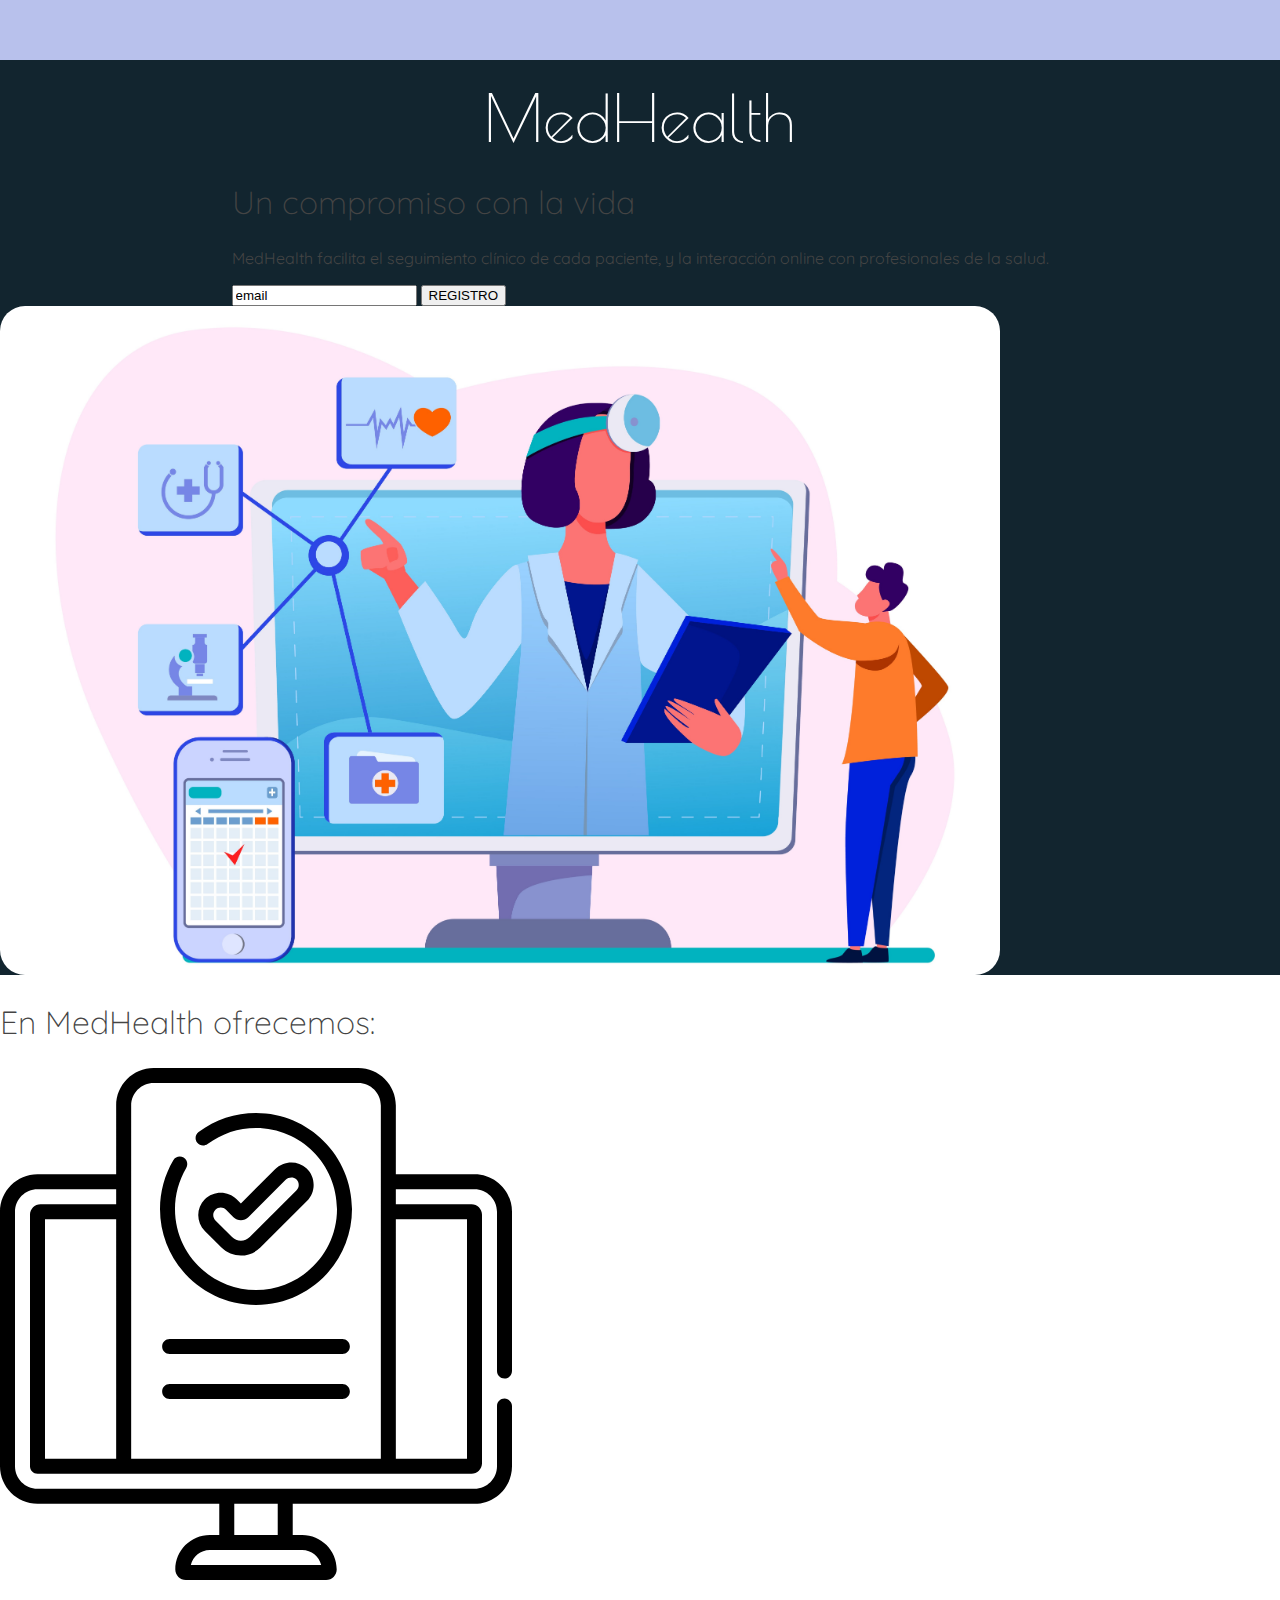
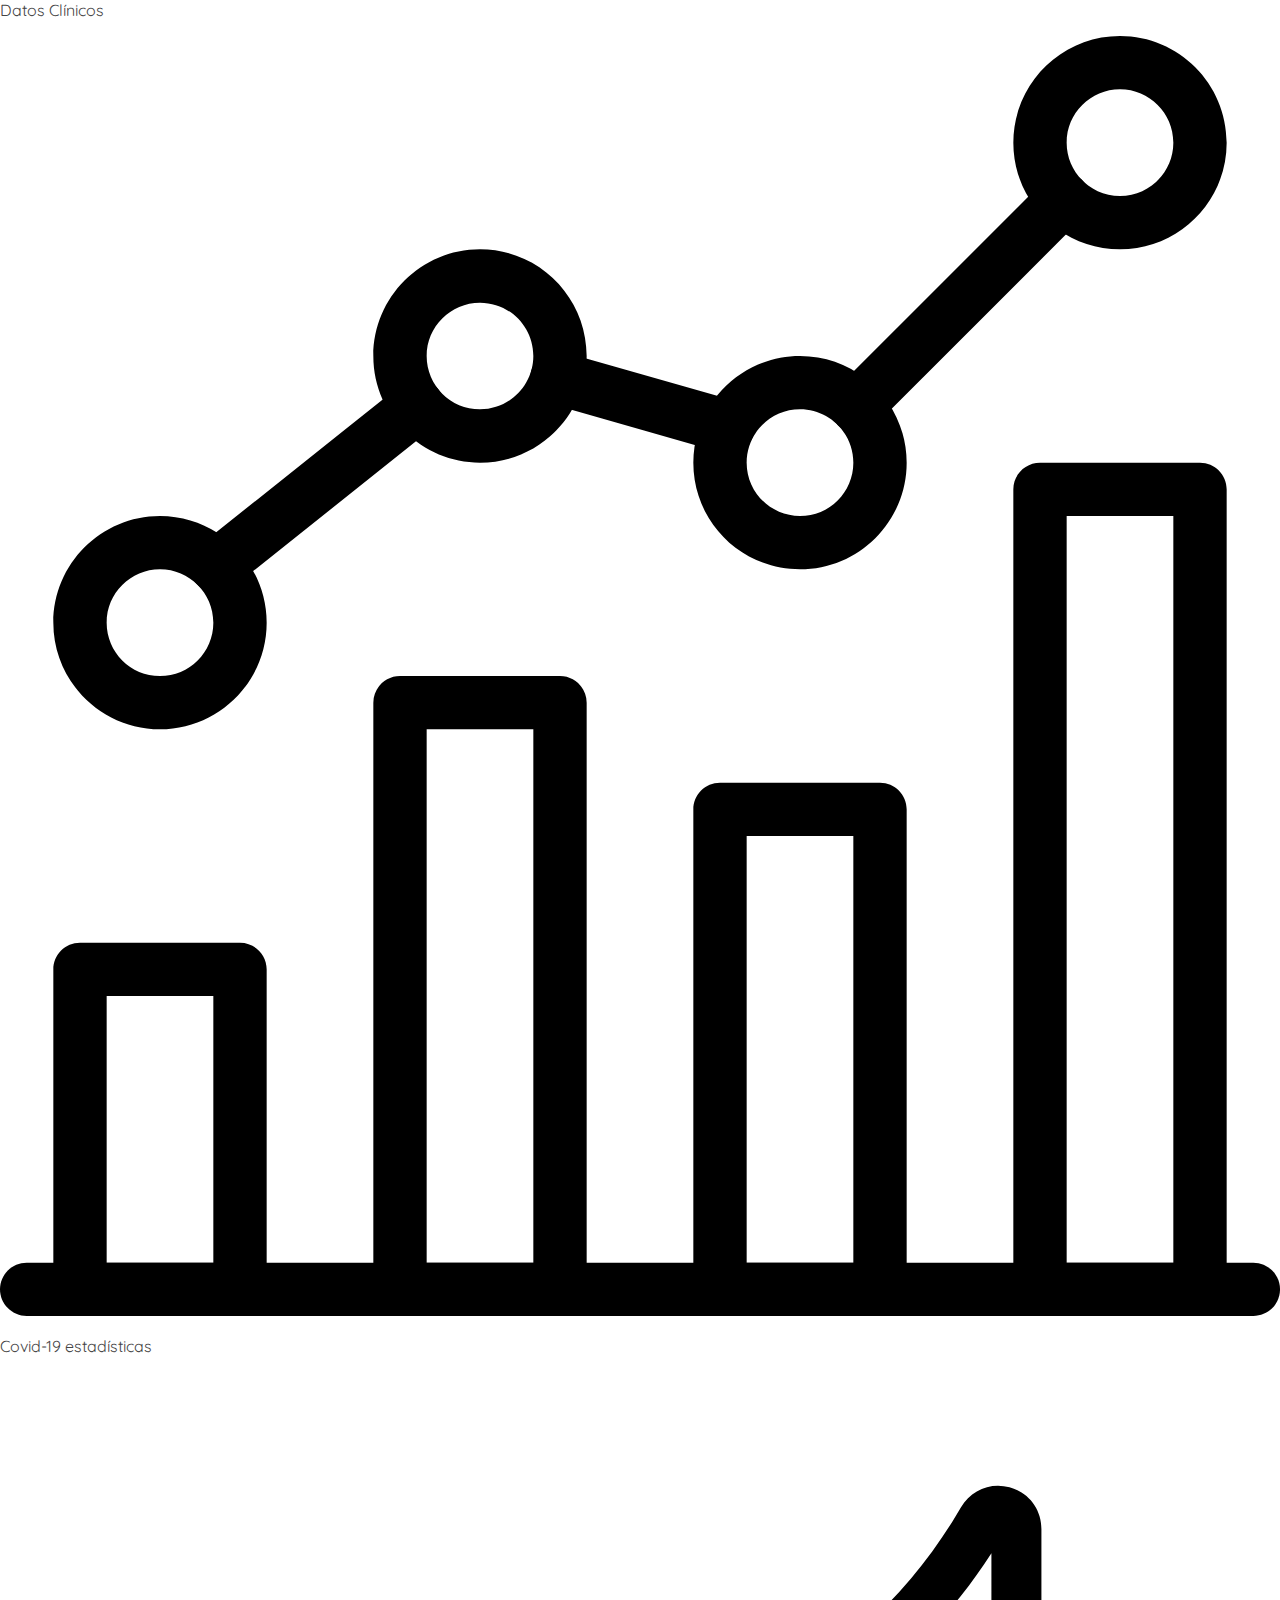
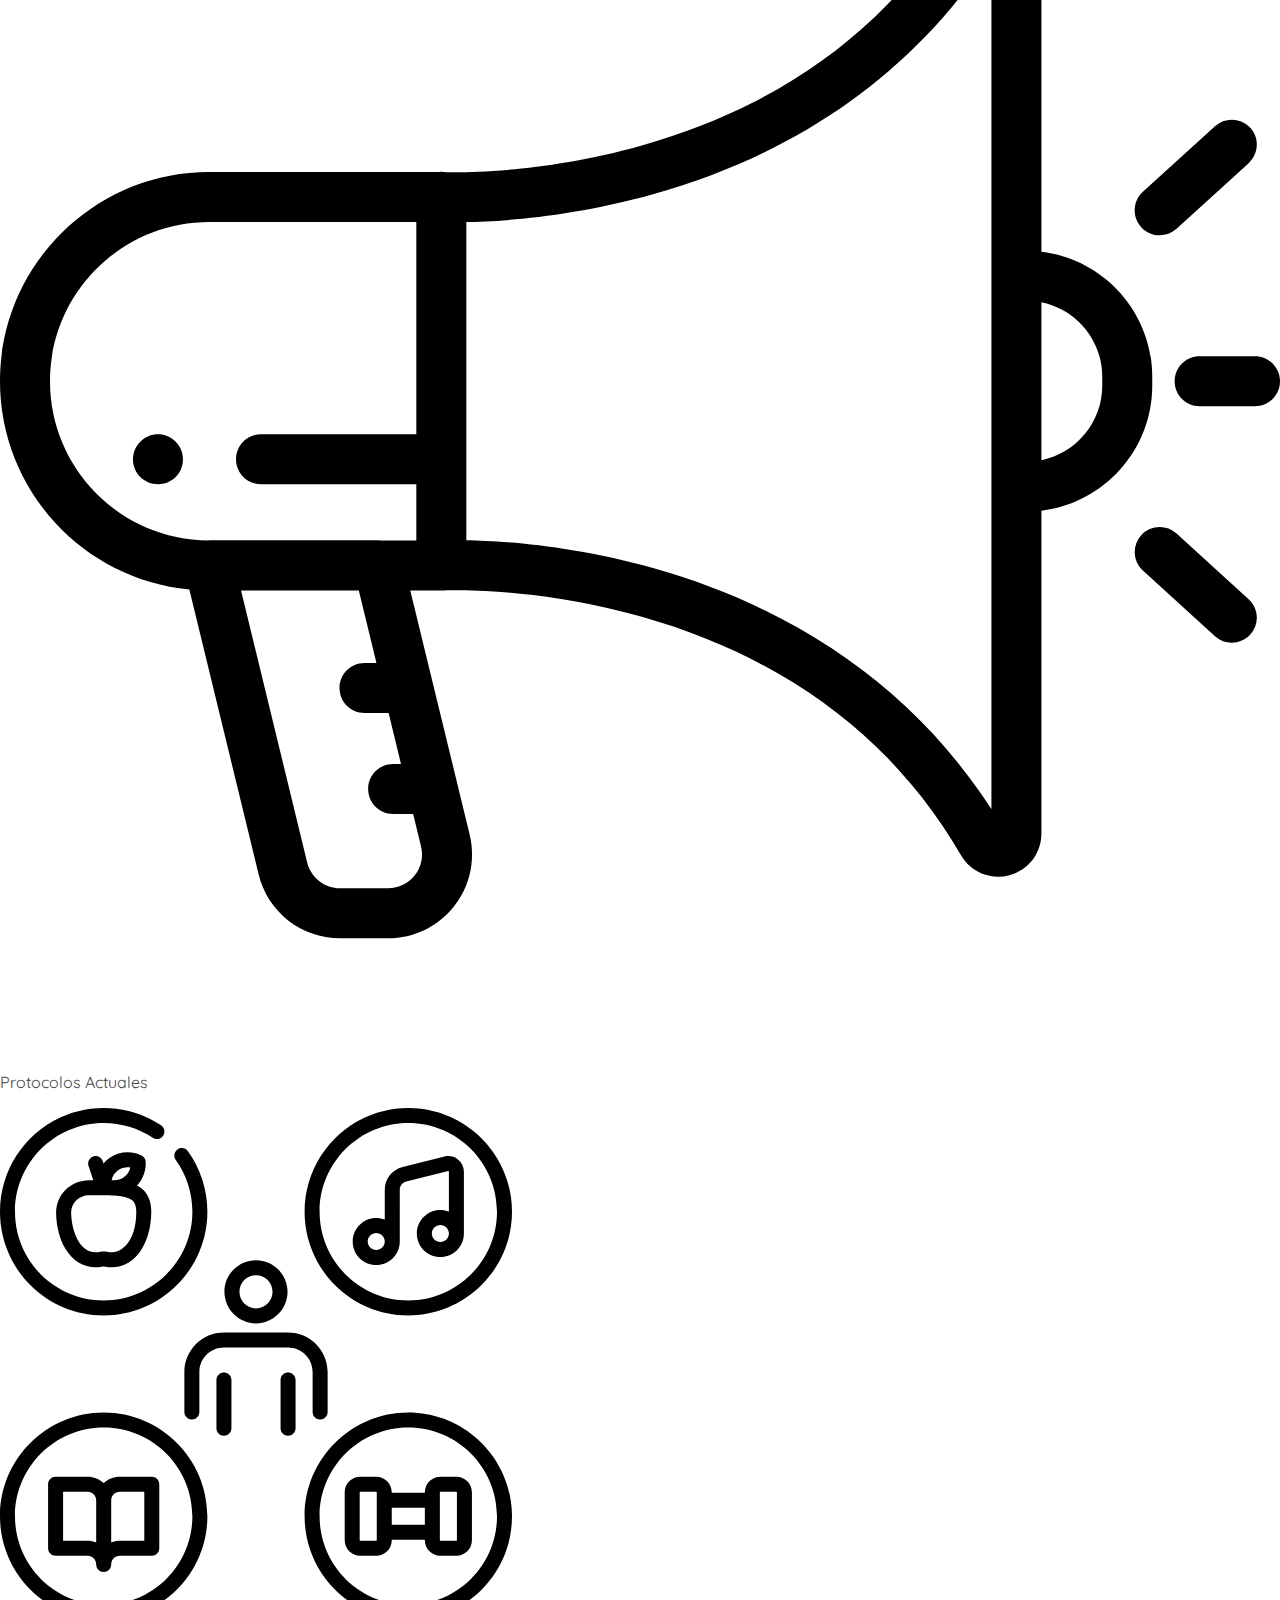
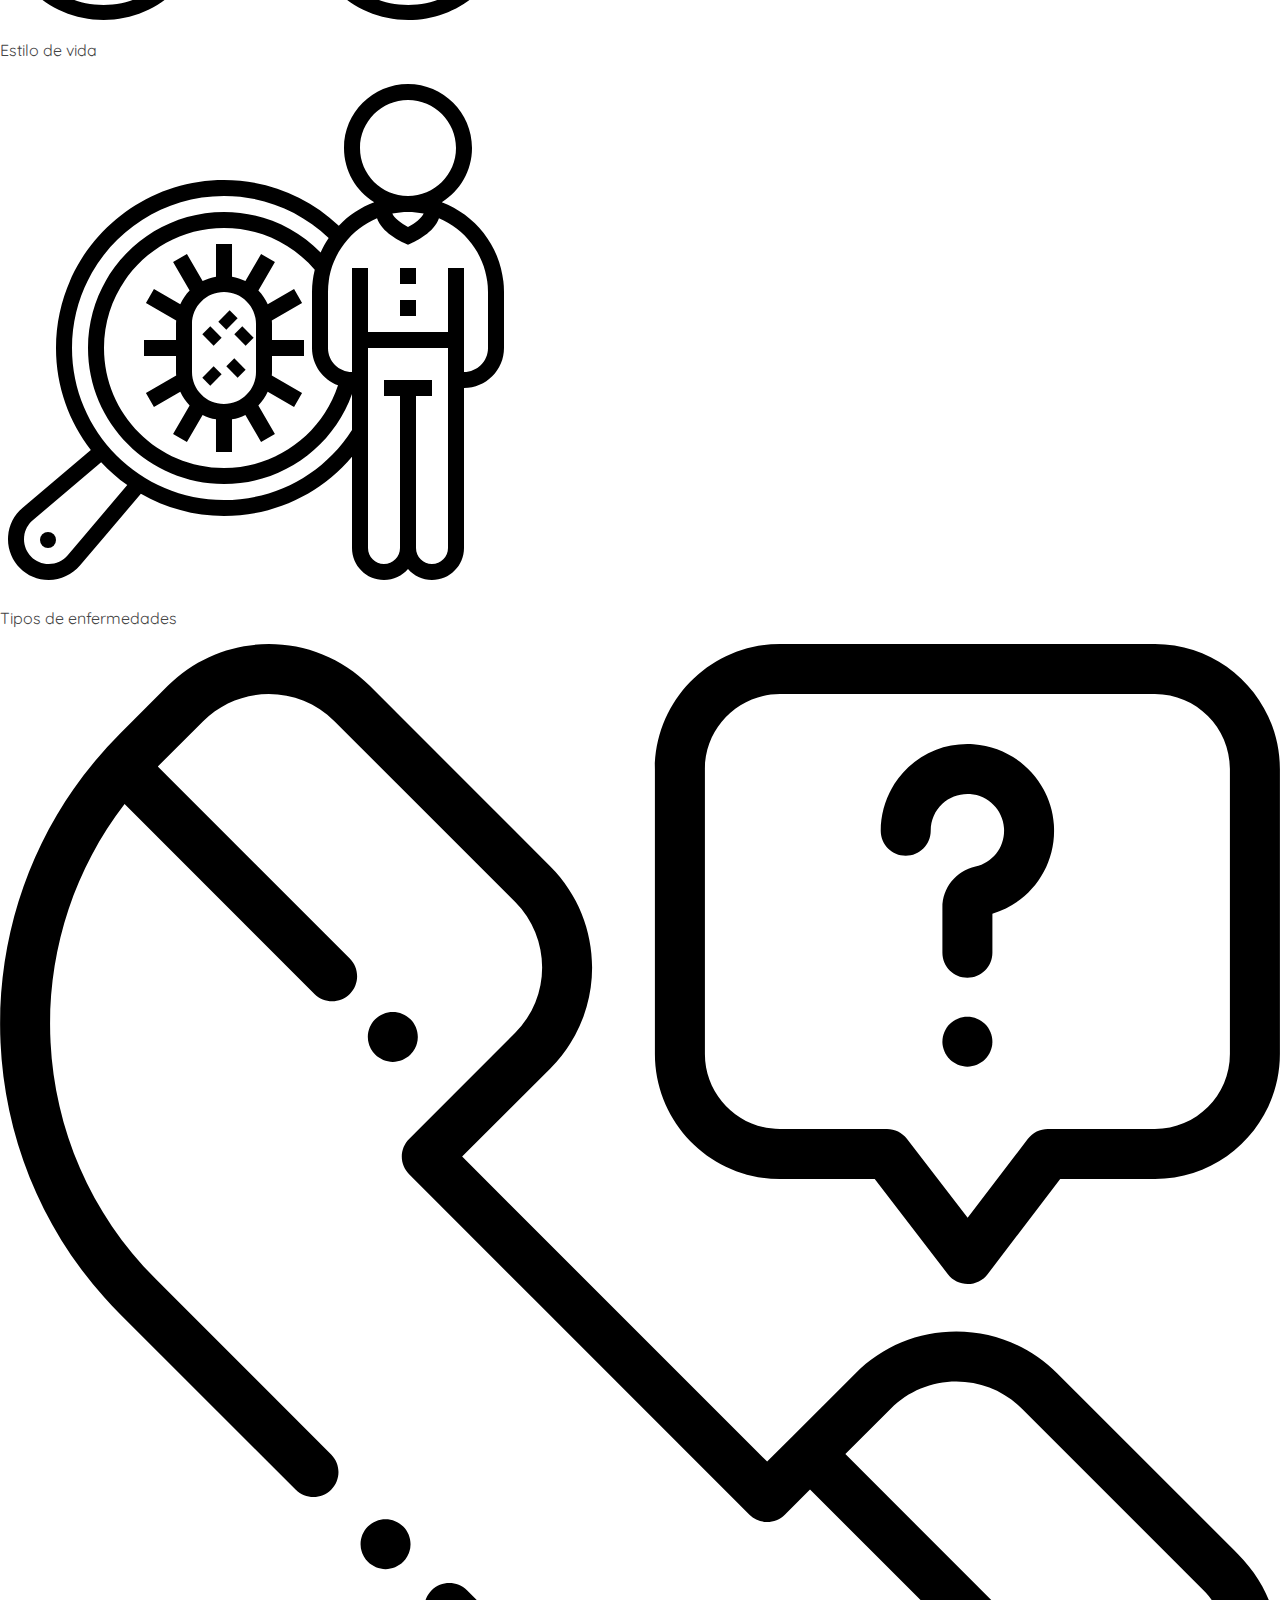
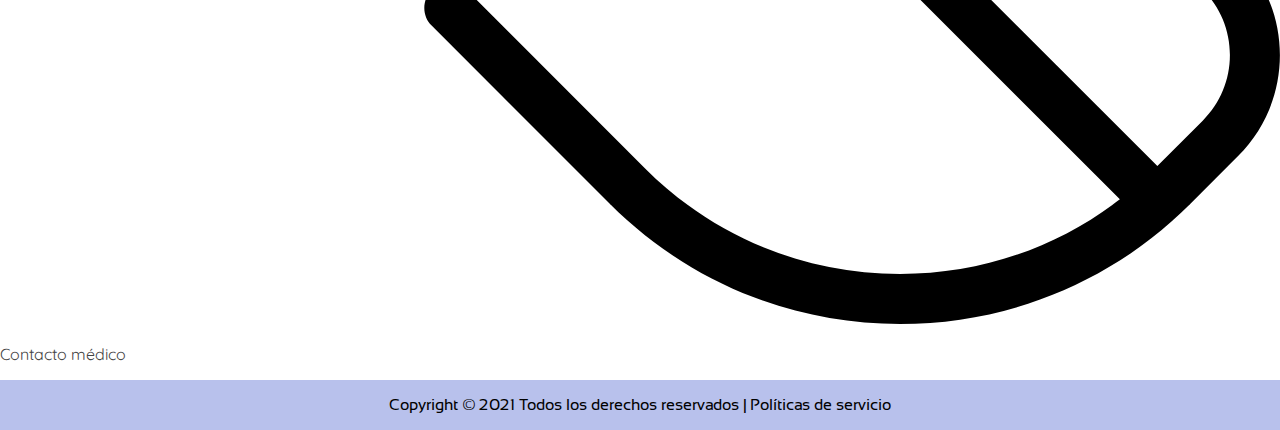
<file: index.html>
<!DOCTYPE html>
<html>
	<head>
		<title>MedHealth</title>
		<meta charset="UTF-8">
        <meta name="description" content="Olimpiadas INET 2021">
        <meta name="author" content="Acosta Soledad, Cabrera José, Mansilla Franco, Nores Mateo">
        <meta name="viewport" content="width=device-width, initial-scale=1.0, user-scalable=no">

        <link rel="stylesheet" href="style/common.css">
        <link rel="stylesheet" href="style/header-footer.css">
        <link rel="stylesheet" href="style/index.css">
	</head>
	<body>
        
        <header></header>
        
        <main>
            <div id="index_text">
                <h1>MedHealth</h1>
                <h2>Un compromiso con la vida</h2>
                <p>MedHealth facilita el seguimiento clínico de cada paciente, y la interacción online con profesionales de la salud.</p>
                <form action="registro.php" method="post">
                    <input type="email" id="index_email_field" name="register_email" placeholder="Introduce tu email" value="email">
                    <button type="submit">REGISTRO</button>
                </form>
            </div>
            <img src="src/illustrations/index_illustration.jpg" id="index_illustration" alt="">
        </main>

        <section>
            <h2>En MedHealth ofrecemos:</h2>
            <div id="medhealth_offers">
                <div class="offer_item">
                    <img src="src/icons/clinicaldata_icon.svg" alt="">
                    <p>Datos Clínicos</p>
                </div>
                <div class="offer_item">
                    <img src="src/icons/covidstatistics_icon.svg" alt="">
                    <p>Covid-19 estadísticas</p>
                </div>
                <div class="offer_item">
                    <img src="src/icons/protocols_icon.svg" alt="">
                    <p>Protocolos Actuales</p>
                </div>
                <div class="offer_item">
                    <img src="src/icons/lifestyle_icon.svg" alt="">
                    <p>Estilo de vida</p>
                </div>
                <div class="offer_item">
                    <img src="src/icons/diseases_icon.svg" alt="">
                    <p>Tipos de enfermedades</p>
                </div>
                <div class="offer_item">
                    <img src="src/icons/contact_icon.svg" alt="">
                    <p>Contacto médico</p>
                </div>
            </div>
        </section>

        <footer></footer>

        <script src="scripts/header-footer.js"></script>
	</body>
</html>
</file>
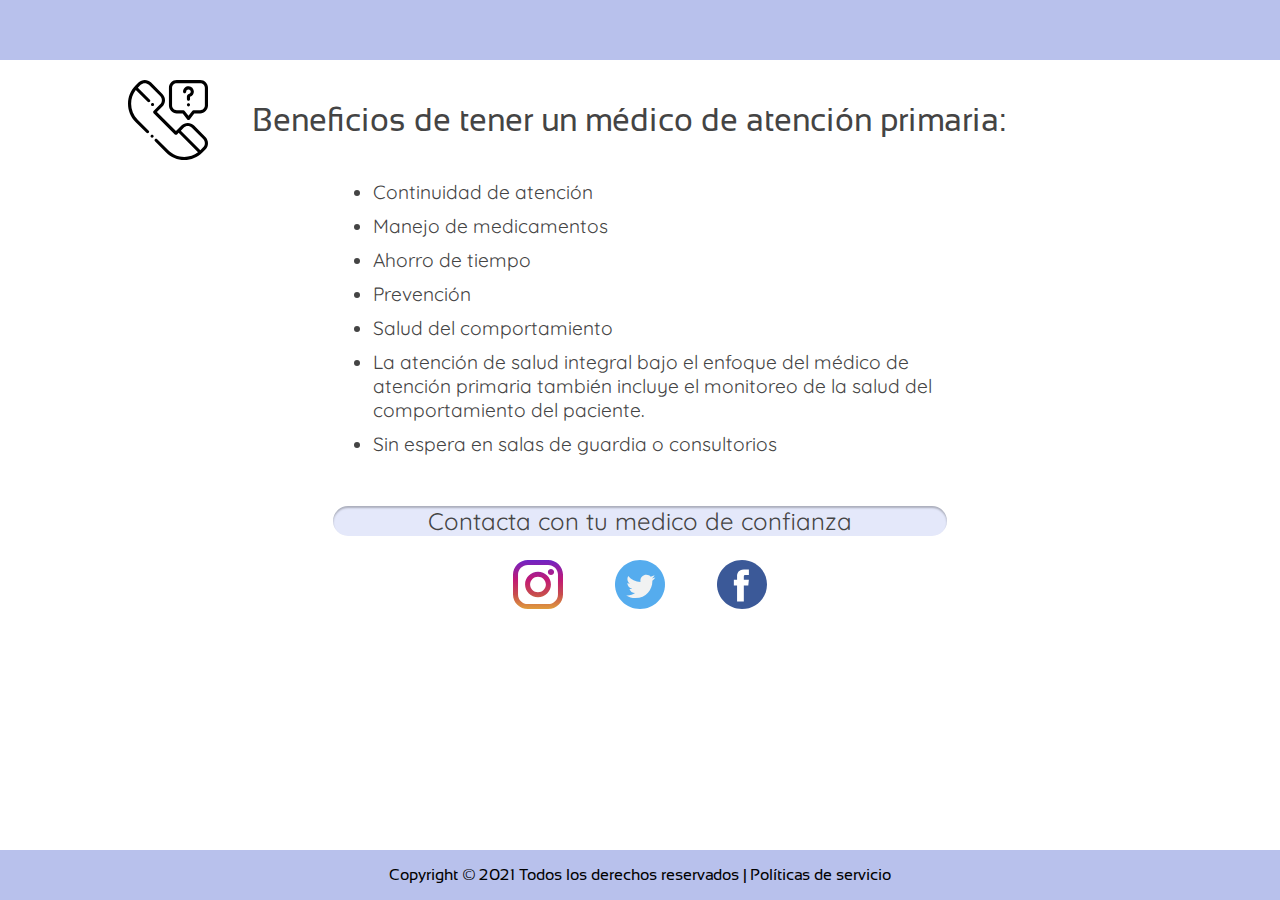
<file: contacto_medico.html>
<!DOCTYPE html>
<html>
    <head>
        <title>Contacto médico - MedHealth</title>
		<meta charset="UTF-8">
        <meta name="description" content="Olimpiadas INET 2021">
        <meta name="author" content="Acosta Soledad, Cabrera José, Mansilla Franco, Nores Mateo">
        <meta name="viewport" content="width=device-width, initial-scale=1.0">

        <link rel="stylesheet" href="style/common.css">
        <link rel="stylesheet" href="style/header-footer.css">
        <link rel="stylesheet" href="style/contacto_medico.css">
    </head>
    <body>
        <header logged></header>

        <main>
            <div id="info_text">
                <img src="src/icons/contact_icon.svg" alt="">
                <h2>Beneficios de tener un médico de atención primaria: </h2>
            </div>

            <div id="about_text">
                <ul>
                    <li>Continuidad de atención</li>
                    <li>Manejo de medicamentos</li>
                    <li>Ahorro de tiempo</li>
                    <li>Prevención</li>
                    <li>Salud del comportamiento</li>
                    <li>La atención de salud integral bajo el enfoque del médico de atención primaria también incluye el monitoreo de la salud del comportamiento del paciente.</li>
                    <li>Sin espera en salas de guardia o consultorios</li>
                </ul>
            </div>

            <div id="socials">
                <p>Contacta con tu medico de confianza</p>
                <div id="socials_links">
                    <a href="https://www.instagram.com/medhealth_contacto/"><img src="src/socials/instagram.svg" alt="Instagram"></a>
                    <a href="https://twitter.com/med_contactos"><img src="src/socials/twitter.svg" alt="Twitter"></a>
                    <a href="https://www.facebook.com/MedHealth-269282438254730"><img src="src/socials/facebook.svg" alt="Facebook"></a>
                </div>
            </div>
        </main>
        
        <footer></footer>

        <script src="scripts/header-footer.js"></script>
    </body>
</html>
</file>
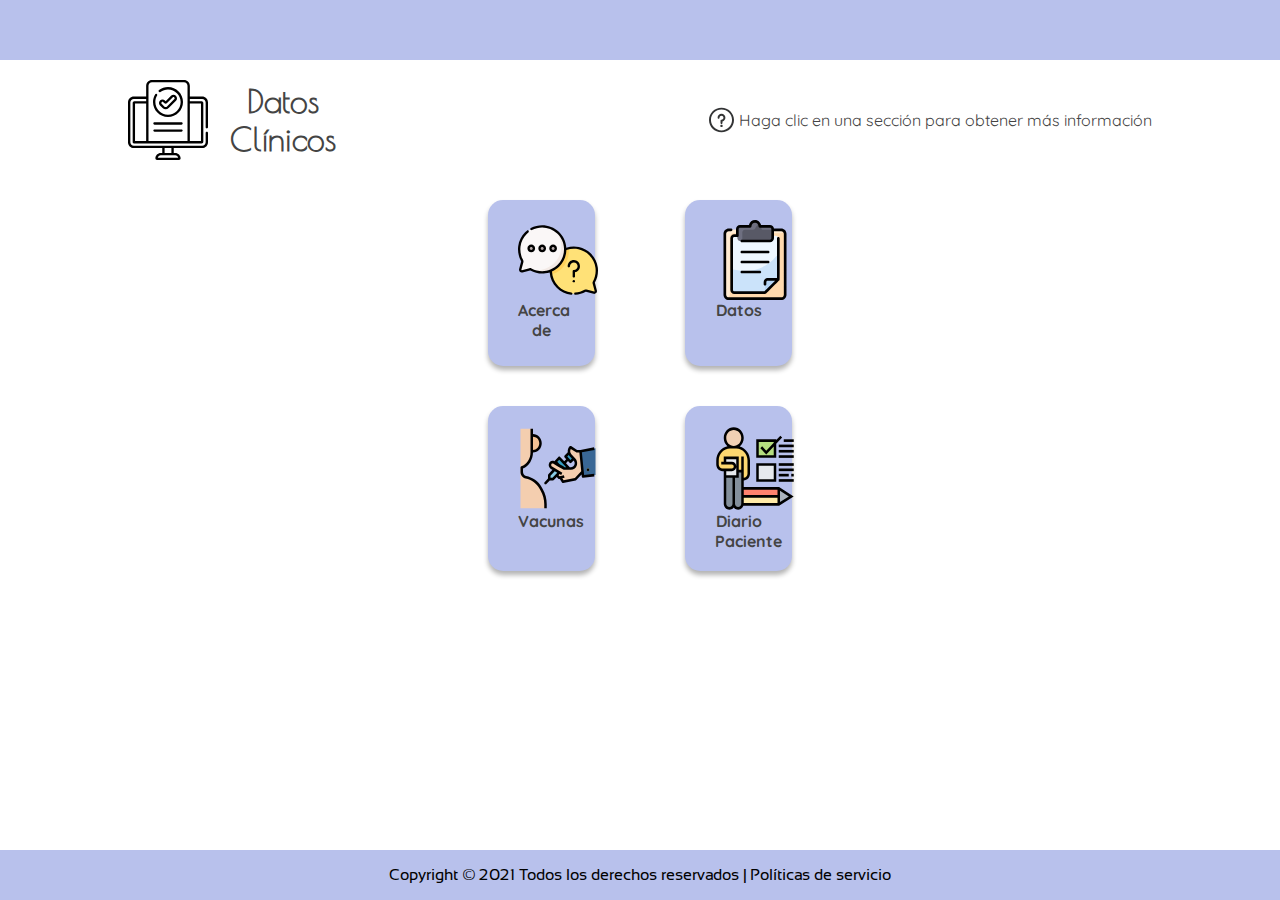
<file: datos_clinicos.html>
<!DOCTYPE html>
<html>
    <head>
        <title>Datos Clínicos - MedHealth</title>
		<meta charset="UTF-8">
        <meta name="description" content="Olimpiadas INET 2021">
        <meta name="author" content="Acosta Soledad, Cabrera José, Mansilla Franco, Nores Mateo">
        <meta name="viewport" content="width=device-width, initial-scale=1.0">

        <link rel="stylesheet" href="style/common.css">
        <link rel="stylesheet" href="style/header-footer.css">
        <link rel="stylesheet" href="style/datos_clinicos.css">
    </head>
    <body>
        <header logged></header>

        <main>
            <div id="info_text">
                <div id="title_img">
                    <img src="src/icons/clinicaldata_icon.svg" alt="">
                    <h2>Datos Clínicos</h2>
                </div>
                <div id="info_img">
                    <img src="src/icons/info_icon.svg" alt="">
                    <p>Haga clic en una sección para obtener más información</p>
                </div>
            </div>

            <div id="sections_container">
                <a class="item_container" href="datos_clinicos_informacion.html"">
                    <img src="src/clinicaldata/about.svg" alt="">
                    <p>Acerca de</p>
                </a>
                <a class="item_container" href="datos_clinicos_datos.html">
                    <img src="src/clinicaldata/clinichistory.svg" alt="">
                    <p>Datos</p>
                </a>
                <a class="item_container" href="">
                    <img src="src/clinicaldata/vaccine.svg" alt="">
                    <p>Vacunas</p>
                </a>
                <a class="item_container" href="#">
                    <img src="src/clinicaldata/pacientdiary.svg" alt="">
                    <p>Diario Paciente</p>
                </a>
            </div>

        </main>
        
        <footer></footer>

        <script src="scripts/header-footer.js"></script>
    </body>
</html>
</file>
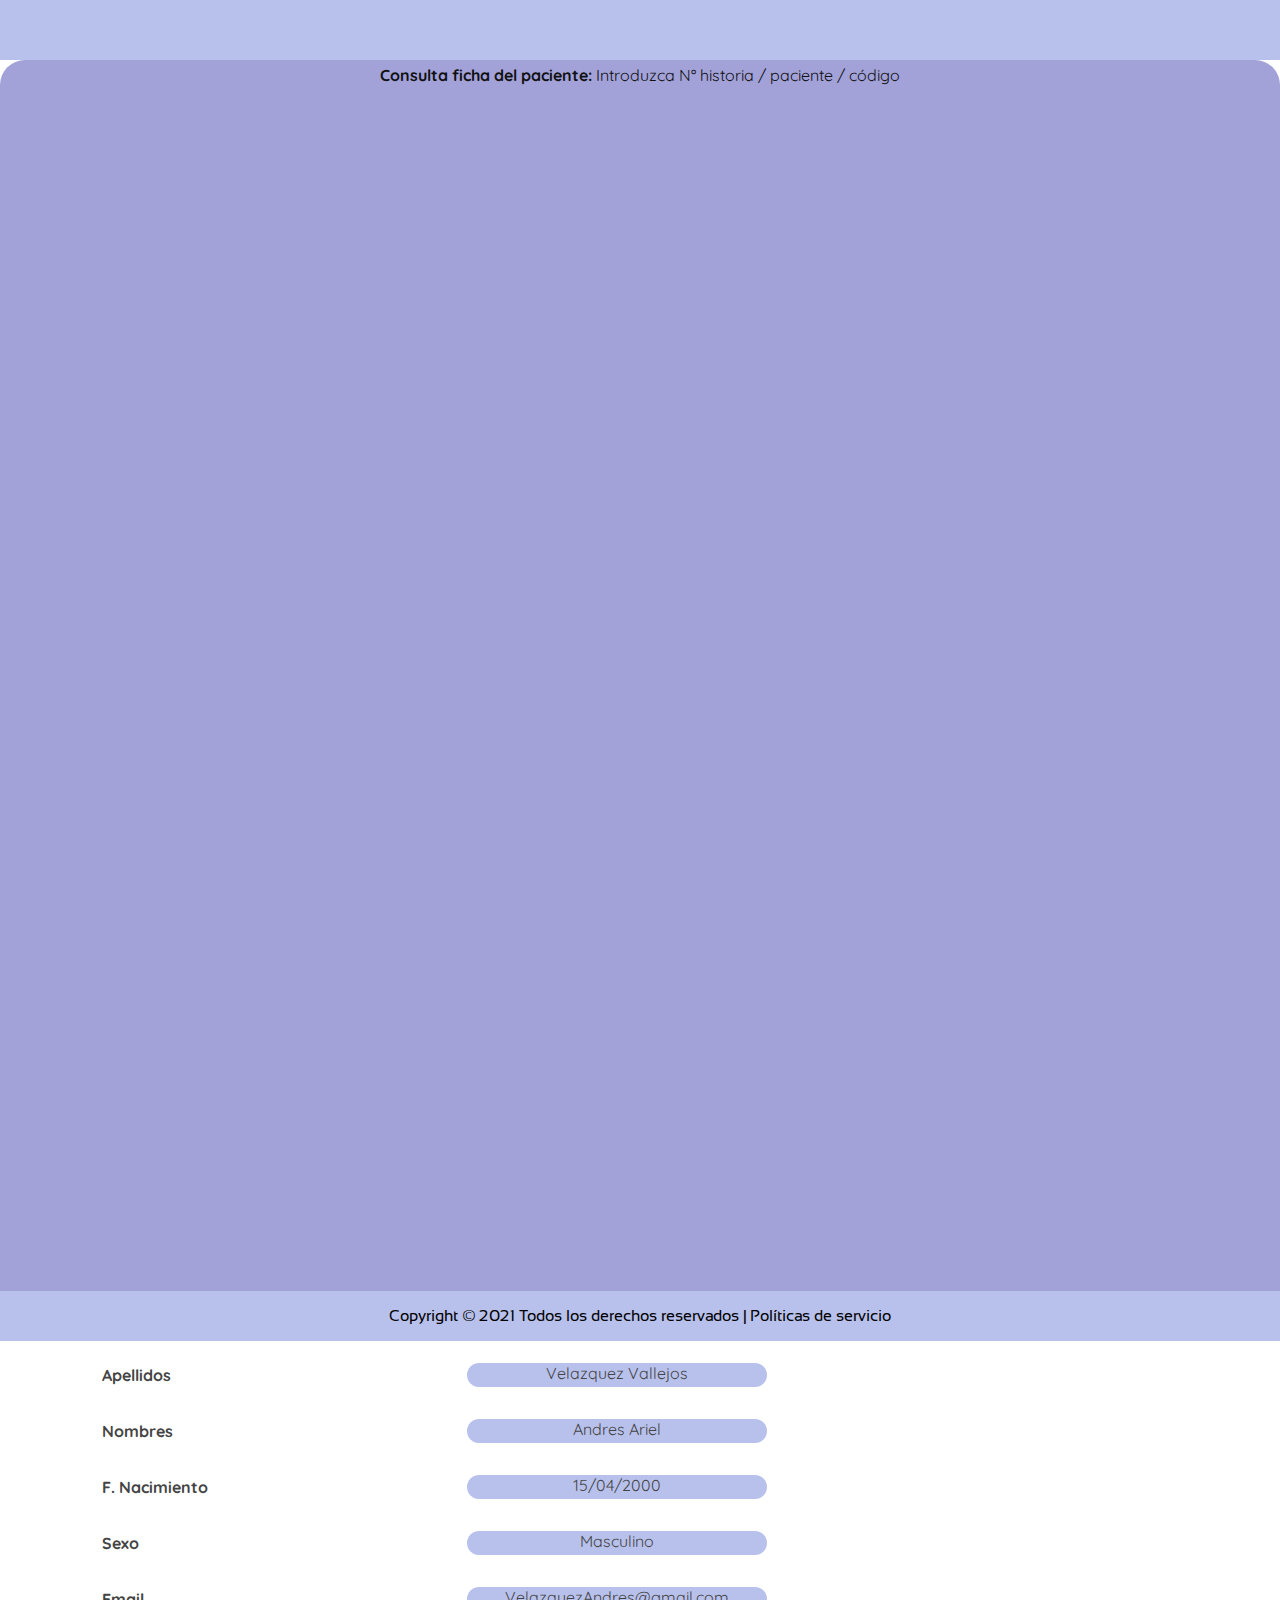
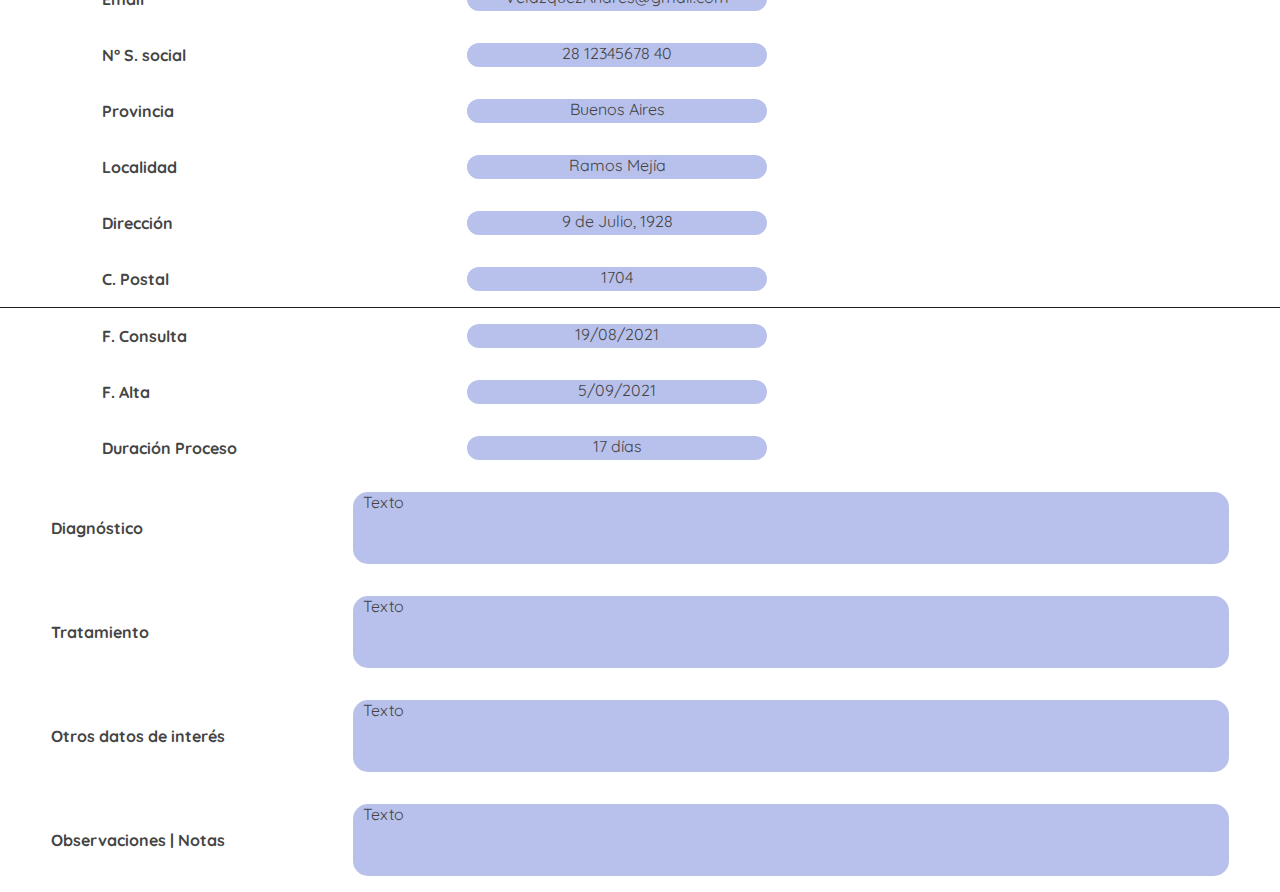
<file: datos_clinicos_datos.html>
<!DOCTYPE html>
<html>
    <head>
        <title>Datos Clínicos - MedHealth</title>
		<meta charset="UTF-8">
        <meta name="description" content="Olimpiadas INET 2021">
        <meta name="author" content="Acosta Soledad, Cabrera José, Mansilla Franco, Nores Mateo">
        <meta name="viewport" content="width=device-width, initial-scale=1.0">

        <link rel="stylesheet" href="style/common.css">
        <link rel="stylesheet" href="style/header-footer.css">
        <link rel="stylesheet" href="style/datos_clinicos_datos.css">
    </head>
    <body>
        <header logged></header>

        <main>
            <p id="list_header">
                <b>Consulta ficha del paciente:</b> Introduzca N° historia / paciente / código
            </p>
            <div class="data_field" style="grid-column: 1/3">
                <p class="data_field_title">DNI</p>
                <p class="data_field_info">12345678</p>
            </div>
            <div class="data_field">
                <p class="data_field_title">Apellidos</p>
                <p class="data_field_info">Velazquez Vallejos</p>
            </div>
            <div class="data_field">
                <p class="data_field_title">Nombres</p>
                <p class="data_field_info">Andres Ariel</p>
            </div>
            <div class="data_field">
                <p class="data_field_title">F. Nacimiento</p>
                <p class="data_field_info">15/04/2000</p>
            </div>
            <div class="data_field">
                <p class="data_field_title">Sexo</p>
                <p class="data_field_info">Masculino</p>
            </div>
            <div class="data_field">
                <p class="data_field_title">Email</p>
                <p class="data_field_info">VelazquezAndres@gmail.com</p>
            </div>
            <div class="data_field">
                <p class="data_field_title">N° S. social</p>
                <p class="data_field_info">28 12345678 40</p>
            </div>
            <div class="data_field">
                <p class="data_field_title">Provincia</p>
                <p class="data_field_info">Buenos Aires</p>
            </div>
            <div class="data_field">
                <p class="data_field_title">Localidad</p>
                <p class="data_field_info">Ramos Mejía</p>
            </div>
            <div class="data_field">
                <p class="data_field_title">Dirección</p>
                <p class="data_field_info">9 de Julio, 1928</p>
            </div>
            <div class="data_field">
                <p class="data_field_title">C. Postal</p>
                <p class="data_field_info">1704</p>
            </div>
            <div class="horizontal_line"></div>
            <div class="data_field">
                <p class="data_field_title">F. Consulta</p>
                <p class="data_field_info">19/08/2021</p>
            </div>
            <div class="data_field">
                <p class="data_field_title">F. Alta</p>
                <p class="data_field_info">5/09/2021</p>
            </div>
            <div class="data_field" style="grid-column: 1/3">
                <p class="data_field_title">Duración Proceso</p>
                <p class="data_field_info">17 días</p>
            </div>
            <div class="big_data_field">
                <p class="data_field_title">Diagnóstico</p>
                <p class="big_data_field_info">Texto</p>
            </div>
            <div class="big_data_field">
                <p class="data_field_title">Tratamiento</p>
                <p class="big_data_field_info">Texto</p>
            </div>
            <div class="big_data_field">
                <p class="data_field_title">Otros datos de interés</p>
                <p class="big_data_field_info">Texto</p>
            </div>
            <div class="big_data_field">
                <p class="data_field_title">Observaciones | Notas</p>
                <p class="big_data_field_info">Texto</p>
            </div>
        </main>

        <footer></footer>
        <script src="scripts/header-footer.js"></script>
    </body>
</html>
</file>
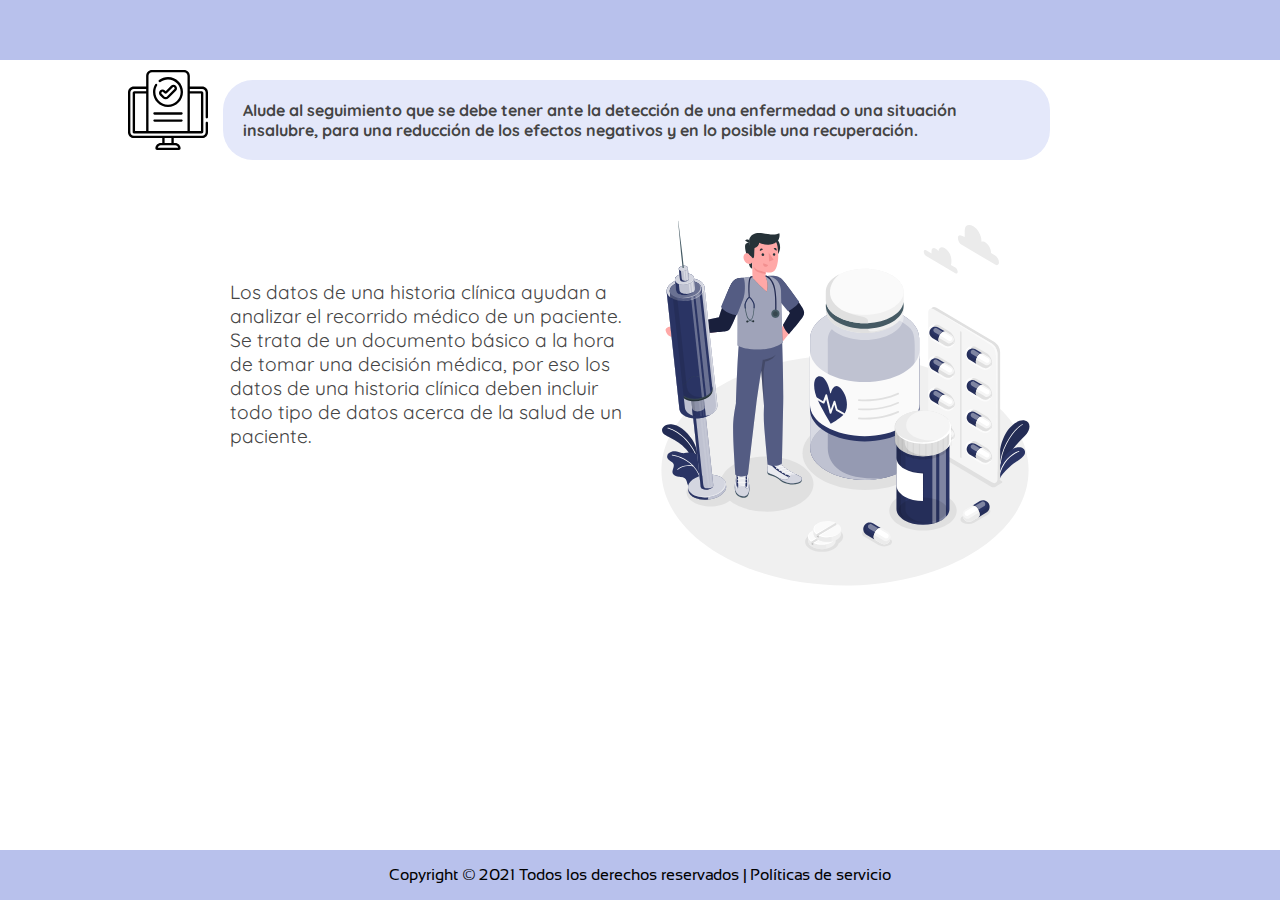
<file: datos_clinicos_informacion.html>
<!DOCTYPE html>
<html>
    <head>
        <title>Datos Clínicos - MedHealth</title>
		<meta charset="UTF-8">
        <meta name="description" content="Olimpiadas INET 2021">
        <meta name="author" content="Acosta Soledad, Cabrera José, Mansilla Franco, Nores Mateo">
        <meta name="viewport" content="width=device-width, initial-scale=1.0">

        <link rel="stylesheet" href="style/common.css">
        <link rel="stylesheet" href="style/header-footer.css">
        <link rel="stylesheet" href="style/datos_clinicos_informacion.css">
    </head>
    <body>
        <header logged></header>

        <main>
            <div id="info_text">
                <img src="src/icons/clinicaldata_icon.svg" alt="">
                <p>
                    Alude al seguimiento que se debe tener ante la detección de una enfermedad o una situación insalubre,
                     para una reducción de los efectos negativos y en lo posible una recuperación.
                </p>
            </div>

            <div id="about_text">
                    <p>
                        Los datos de una historia clínica ayudan a analizar el recorrido médico de un paciente.<br>
                        Se trata de un documento básico a la hora de tomar una decisión médica, por eso los datos
                         de una historia clínica deben incluir todo tipo de datos acerca de la salud de un paciente.
                    </p>
                <img src="src/clinicaldata/clinicaldata_illustration.svg">
            </div>
        </main>
        
        <footer></footer>

        <script src="scripts/header-footer.js"></script>
    </body>
</html>
</file>
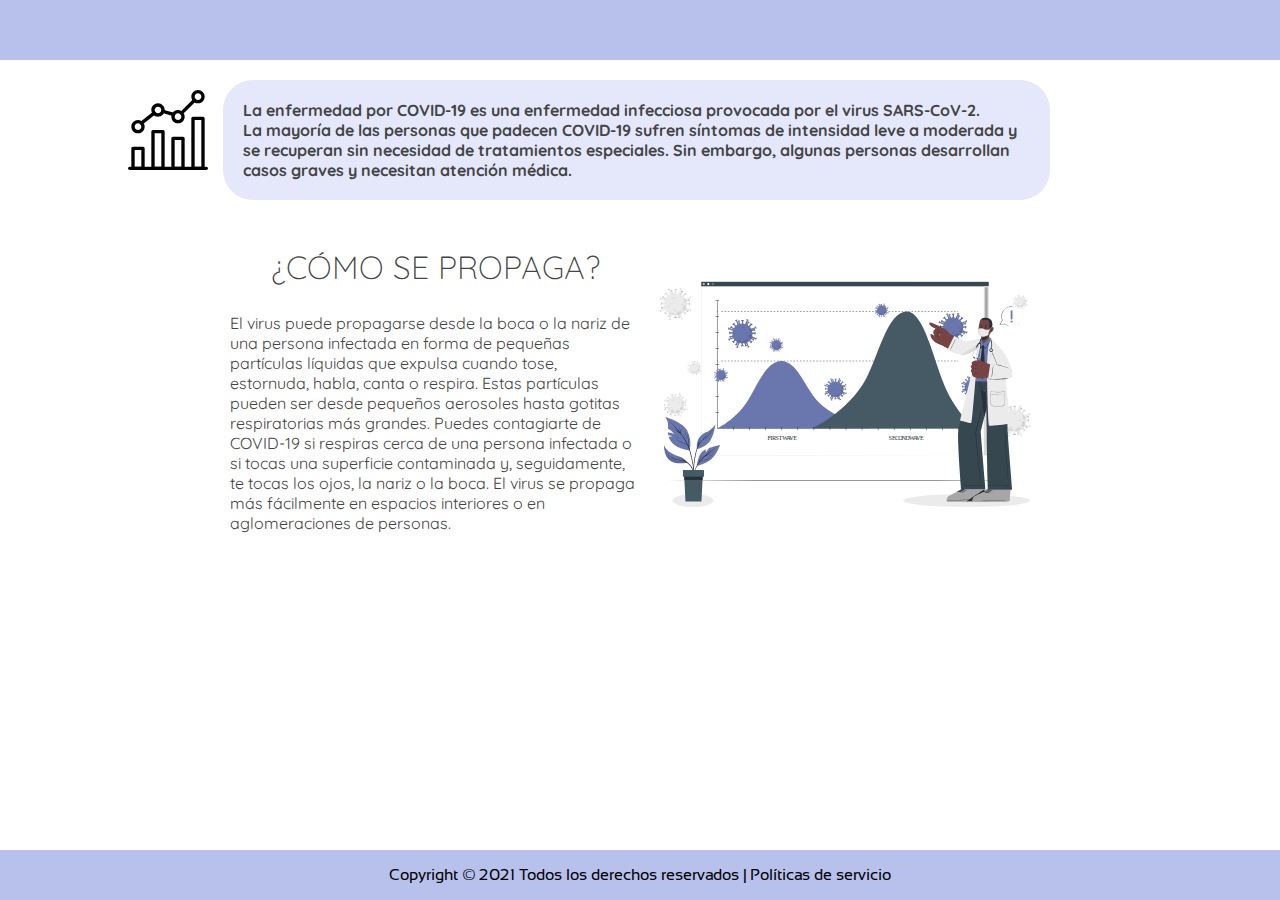
<file: estadisticas.html>
<!DOCTYPE html>
<html>
    <head>
        <title>Covid-19 Estadísticas - MedHealth</title>
		<meta charset="UTF-8">
        <meta name="description" content="Olimpiadas INET 2021">
        <meta name="author" content="Acosta Soledad, Cabrera José, Mansilla Franco, Nores Mateo">
        <meta name="viewport" content="width=device-width, initial-scale=1.0">

        <link rel="stylesheet" href="style/common.css">
        <link rel="stylesheet" href="style/header-footer.css">
        <link rel="stylesheet" href="style/estadisticas.css">
    </head>
    <body>
        <header logged></header>

        <main>
            <div id="info_text">
                <img src="src/icons/covidstatistics_icon.svg" alt="">
                <p>
                    La enfermedad por COVID‑19 es una enfermedad infecciosa provocada por el virus SARS-CoV-2.<br>
                    La mayoría de las personas que padecen COVID‑19 sufren síntomas de intensidad leve a moderada y se recuperan
                     sin necesidad de tratamientos especiales. Sin embargo, algunas personas desarrollan casos graves y necesitan
                     atención médica.
                </p>
            </div>

            <div id="about_text">
                <div>
                    <h2>¿CÓMO SE PROPAGA?</h2>
                    <p>
                        El virus puede propagarse desde la boca o la nariz de una persona infectada en forma de pequeñas partículas
                         líquidas que expulsa cuando tose, estornuda, habla, canta o respira. Estas partículas pueden ser desde pequeños
                         aerosoles hasta gotitas respiratorias más grandes.
                        Puedes contagiarte de COVID‑19 si respiras cerca de una persona infectada o si tocas una superficie contaminada
                         y, seguidamente, te tocas los ojos, la nariz o la boca. El virus se propaga más fácilmente en espacios interiores
                         o en aglomeraciones de personas.
                    </p>
                </div>
                <img src="src/illustrations/estadisticas_slider.svg">
            </div>
        </main>
        
        <footer></footer>

        <script src="scripts/header-footer.js"></script>
    </body>
</html>
</file>
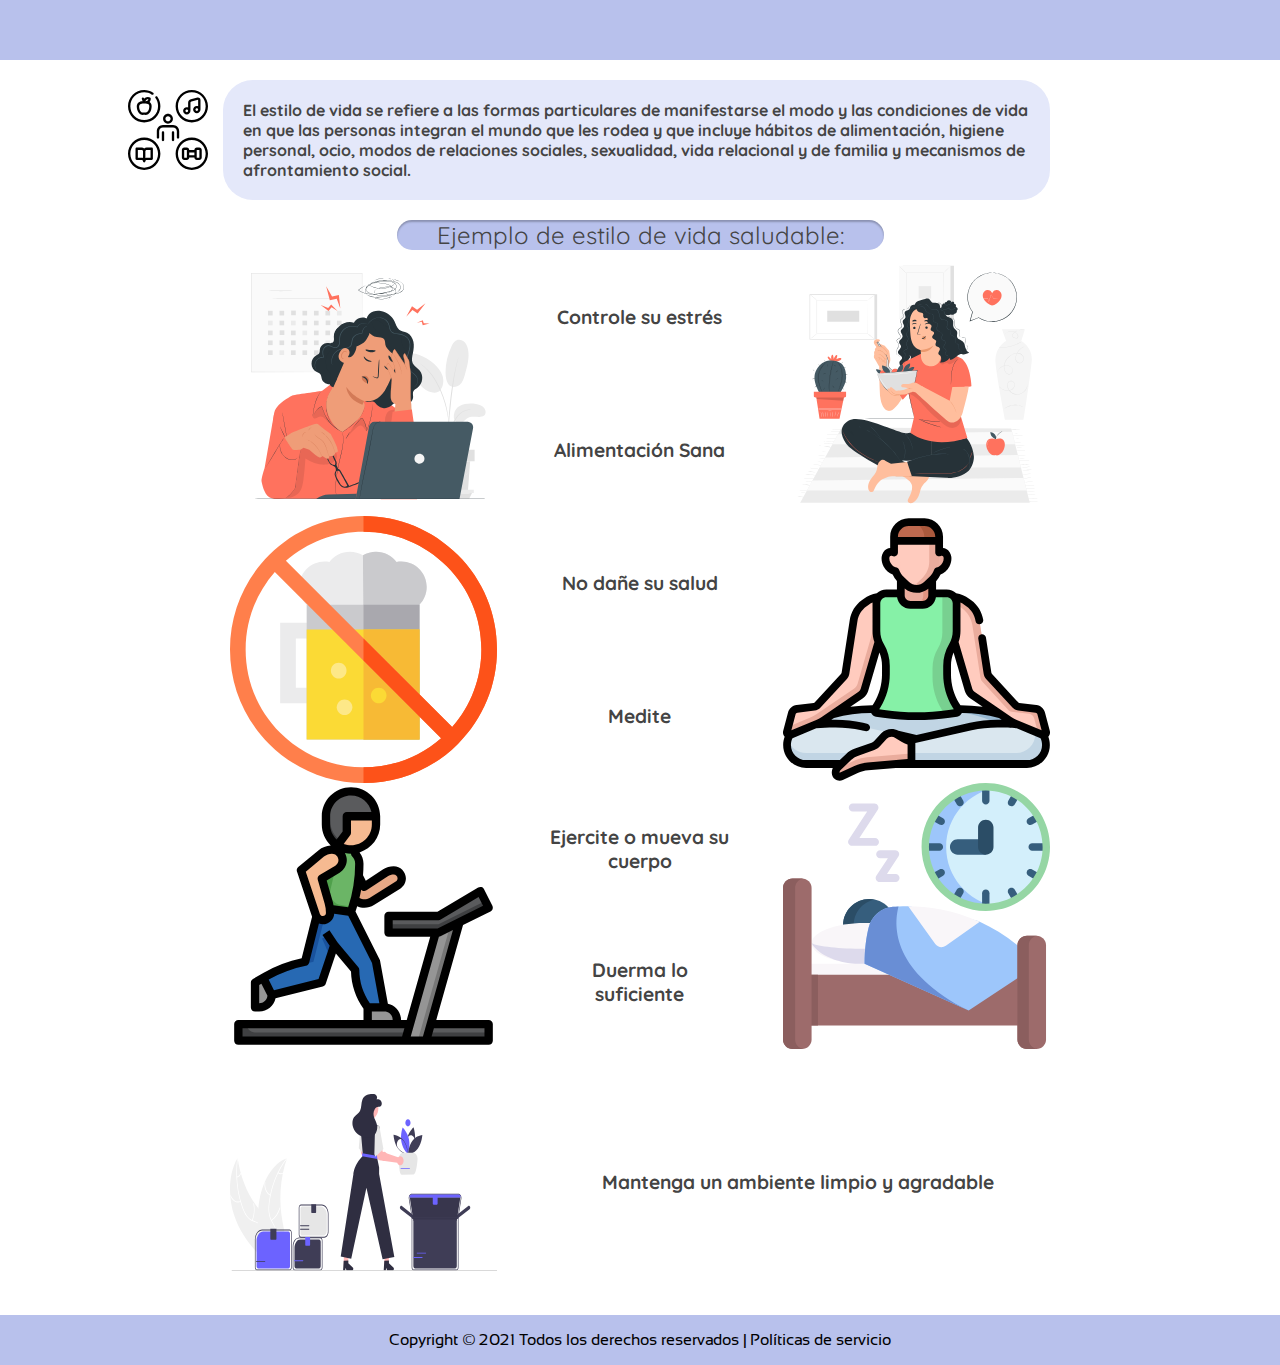
<file: estilo_vida.html>
<!DOCTYPE html>
<html>
    <head>
        <title>Estilo de vida - MedHealth</title>
		<meta charset="UTF-8">
        <meta name="description" content="Olimpiadas INET 2021">
        <meta name="author" content="Acosta Soledad, Cabrera José, Mansilla Franco, Nores Mateo">
        <meta name="viewport" content="width=device-width, initial-scale=1.0">

        <link rel="stylesheet" href="style/common.css">
        <link rel="stylesheet" href="style/header-footer.css">
        <link rel="stylesheet" href="style/estilo_vida.css">
    </head>
    <body>
        <header logged></header>

        <main>
            <div id="info_text">
                <img src="src/icons/lifestyle_icon.svg" alt="">
                <p>
                    El estilo de vida se refiere a las formas particulares de manifestarse el modo y las condiciones de vida en que las
                    personas integran el mundo que les rodea y que incluye hábitos de alimentación, higiene personal, ocio, modos de
                    relaciones sociales, sexualidad, vida relacional y de familia y mecanismos de afrontamiento social. 
                </p>
            </div>

            <div>
                <p id="lifestyles_title">Ejemplo de estilo de vida saludable:</p>
                <div id="lifestyles">
                    <img src="src/lifestyles/stress.svg" alt="" style="grid-row: 1/3; grid-column: 1/2">
                    <p>Controle su estrés</p>
                    <p>Alimentación Sana</p>
                    <img src="src/lifestyles/nutrition.svg" alt="" style="grid-row: 1/3; grid-column: 3/4">
                    <img src="src/lifestyles/beer.svg" alt="" style="grid-row: 3/5; grid-column: 1/2">
                    <p>No dañe su salud</p>
                    <p>Medite</p>
                    <img src="src/lifestyles/meditation.svg" alt="" style="grid-row: 3/5; grid-column: 3/4">
                    <img src="src/lifestyles/exercise.svg" alt="" style="grid-row: 5/7; grid-column: 1/2">
                    <p>Ejercite o mueva su cuerpo</p>
                    <p>Duerma lo suficiente</p>
                    <img src="src/lifestyles/sleep.svg" alt="" style="grid-row: 5/7; grid-column: 3/4">
                    <img src="src/lifestyles/tidy.svg" alt="" style="grid-row: 7/9; grid-column: 1/2">
                    <p style="grid-row: 7/9; grid-column: 2/4" >Mantenga un ambiente limpio y agradable</p>
                </div>
            </div>
            

        </main>
        
        <footer></footer>

        <script src="scripts/header-footer.js"></script>
    </body>
</html>
</file>
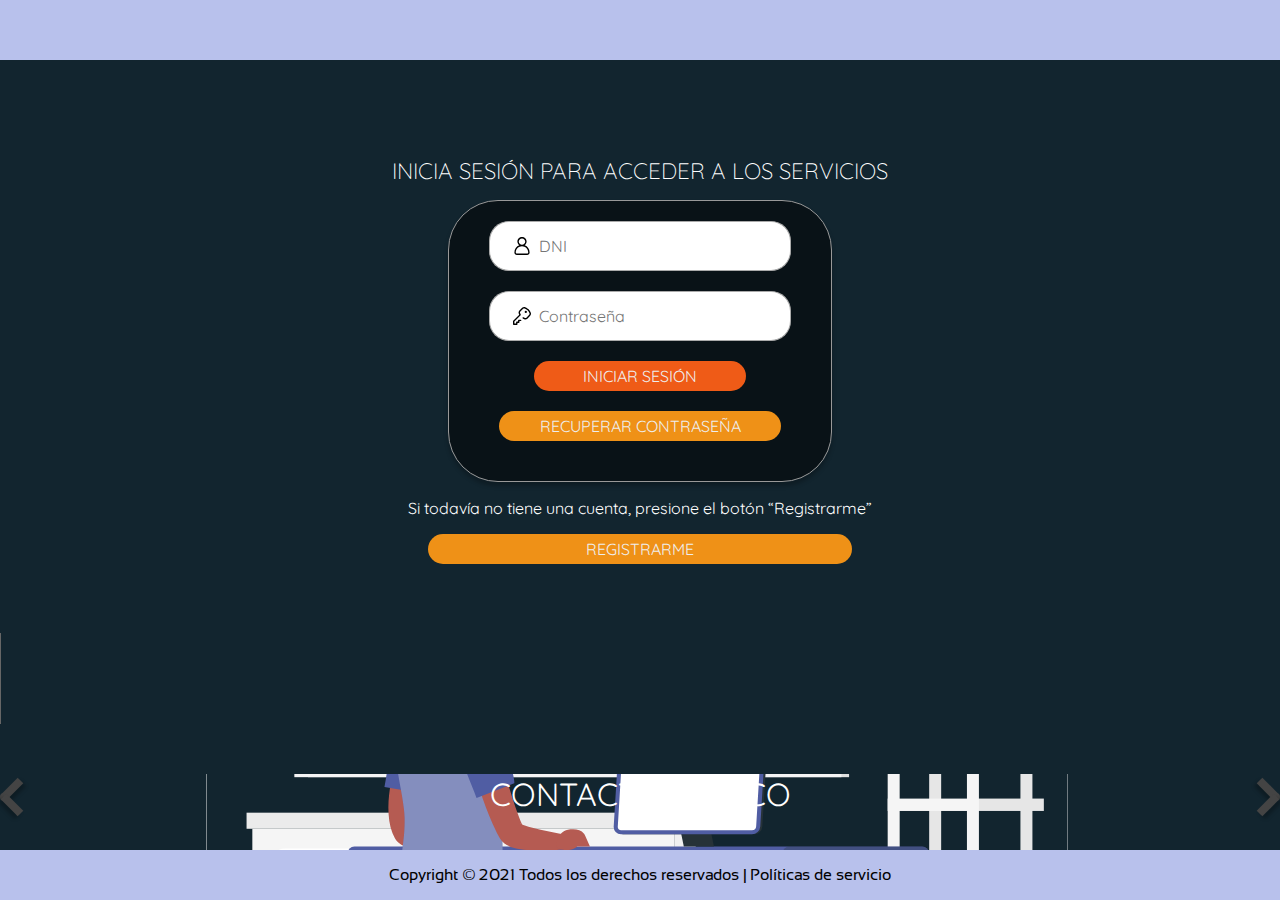
<file: login.html>
<!DOCTYPE html>
<html>
    <head>
        <title>Iniciar Sesión - MedHealth</title>
		<meta charset="UTF-8">
        <meta name="description" content="Olimpiadas INET 2021">
        <meta name="author" content="Acosta Soledad, Cabrera José, Mansilla Franco, Nores Mateo">
        <meta name="viewport" content="width=device-width, initial-scale=1.0">

        <link rel="stylesheet" href="style/common.css">
        <link rel="stylesheet" href="style/header-footer.css">
        <link rel="stylesheet" href="style/login.css">
    </head>
    <body>
        <script src="scripts/slider.js" async defer></script>

        <header></header>

        <main>
            <section id="login_section">
                <h1>INICIA SESIÓN PARA ACCEDER A LOS SERVICIOS</h1>
                <div class="container1" id="form_container">
                    <form id="login_form">
                        <div class="form_field_container">
                            <input id="dni" type="text" name="dni" placeholder="DNI" class="form_field" required>
                            <label for="dni"><img src="src/inputicons/user_icon.svg" class="form_field_icon"></label>
                        </div>
                        <div class="form_field_container">
                            <input id="password" type="password" name="contraseña" placeholder="Contraseña" class="form_field" required>
                            <label for="password"><img src="src/inputicons/password_icon.svg" class="form_field_icon"></label>
                        </div>
                        <div>
                            <button id="login_btn" type="button" onclick="loginSubmit()">INICIAR SESIÓN</button>
                            <!-- SCRIPT TEMPORAL PARA IR A LA PÁGINA DE INICIO DE USUARIO-->
                            <script>
                                function loginSubmit(){
                                    window.location.href = "user_index.html";
                                }
                            </script>
                            <!-- SCRIPT TEMPORAL PARA IR A LA PÁGINA DE INICIO DE USUARIO-->
                        </div>
                        <div>
                            <a id="recover_btn" href="recuperar.html">RECUPERAR CONTRASEÑA</a>
                        </div>
                    </form>
                </div>
                <p style="text-align: center;">Si todavía no tiene una cuenta, presione el botón “Registrarme”</p>
                <div>
                    <a id="register_btn" href="registro.html">REGISTRARME</a>
                </div>
            </section>
            <span id="vertical_line"></span>

            <section id="slider_section">
                <span id="slider_img">CONTACTO MÉDICO</span>
                <span id="left_button" onclick="previousPicture()"></span>
                <span id="right_button" onclick="nextPicture()"></span>
            </section>
            
        </div>
        </main>

        <footer></footer>

        <script src="scripts/header-footer.js"></script>
    </body>
</html>
</file>
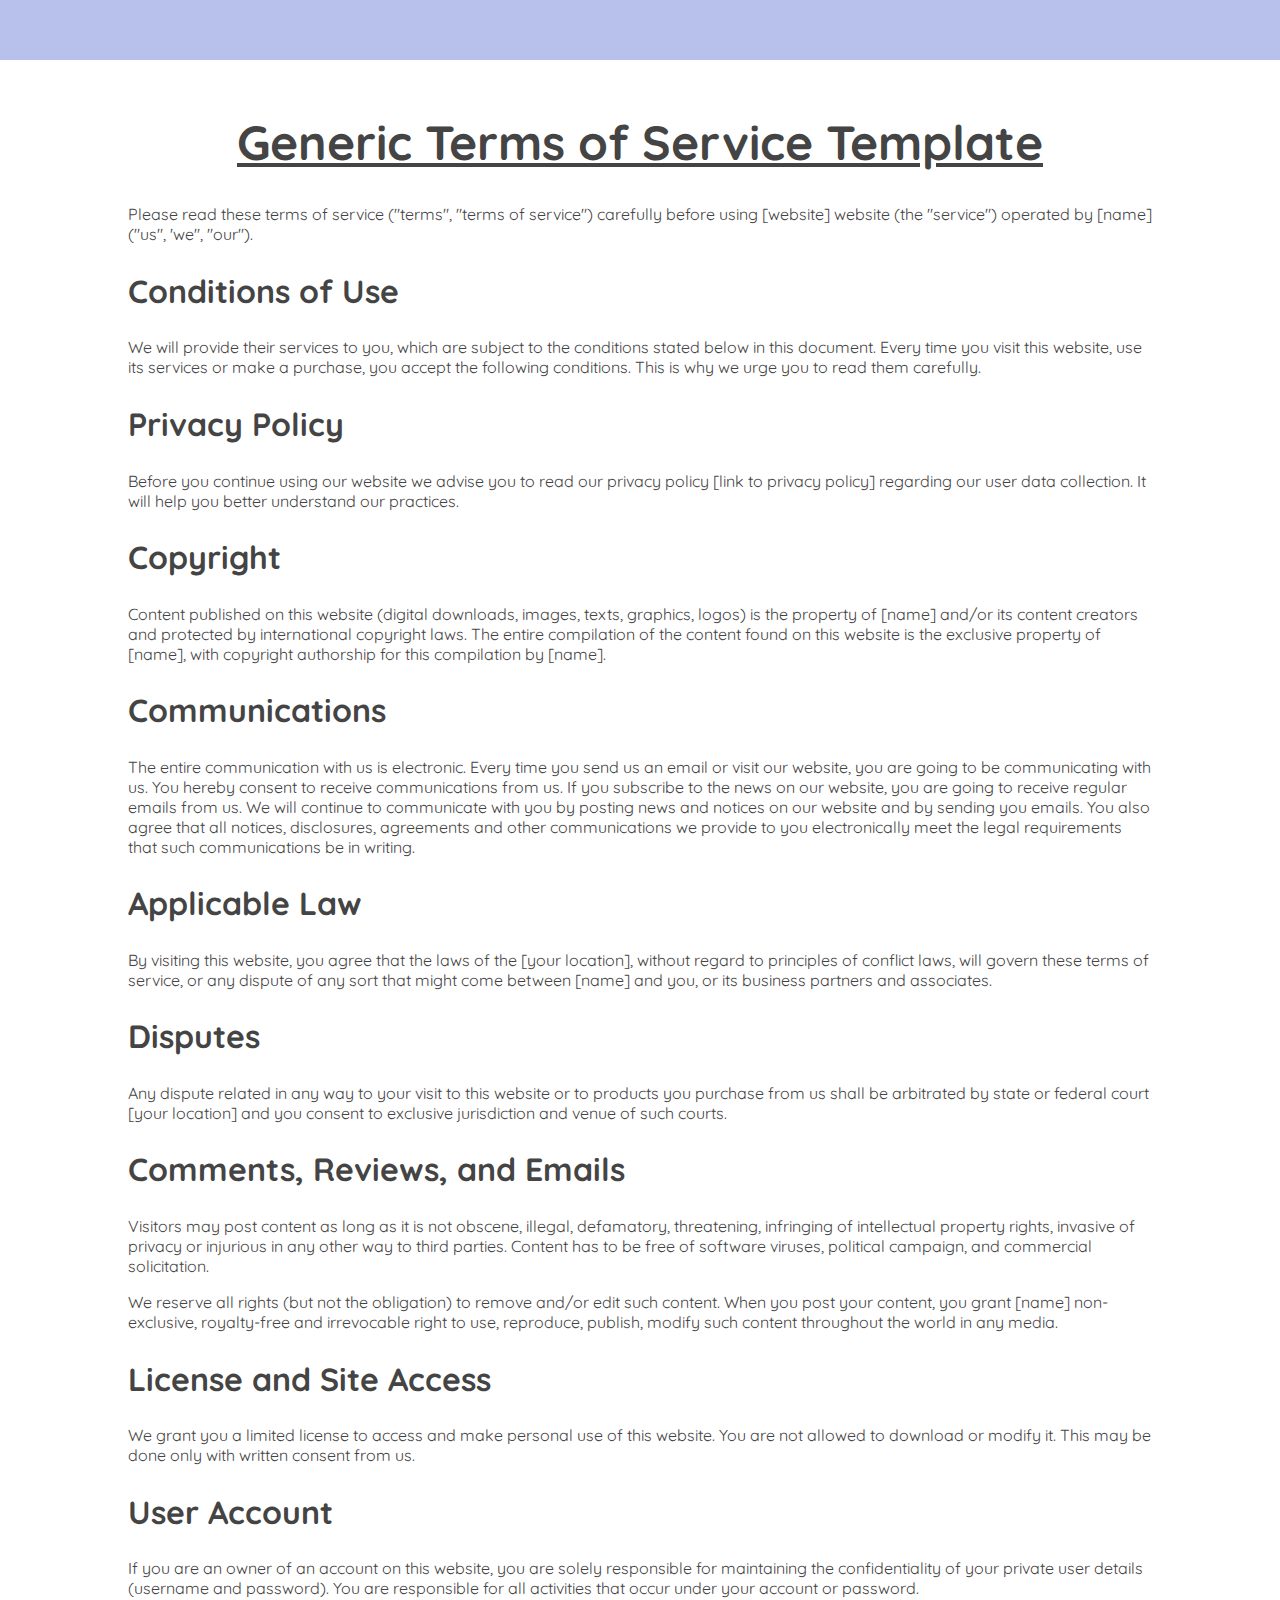
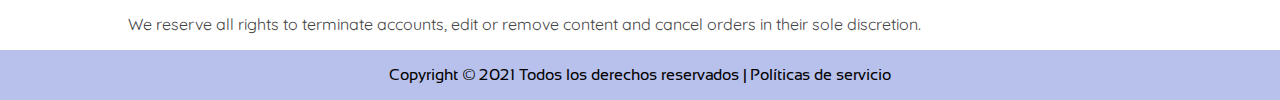
<file: politics.html>
<!DOCTYPE html>
<html>
    <head>
        <title>Políticas de servicio - MedHealth</title>
		<meta charset="UTF-8">
        <meta name="description" content="Olimpiadas INET 2021">
        <meta name="author" content="Acosta Soledad, Cabrera José, Mansilla Franco, Nores Mateo">
        <meta name="viewport" content="width=device-width, initial-scale=1.0">

        <link rel="stylesheet" href="style/common.css">
        <link rel="stylesheet" href="style/header-footer.css">
        <link rel="stylesheet" href="style/politics.css">
    </head>
    <body>
        <header></header>

        <main>
            <h1>Generic Terms of Service Template</h1>
            <p>Please read these terms of service ("terms", "terms of service") carefully before using [website] website (the "service") operated by [name] ("us", 'we", "our").</p>
            <h2>Conditions of Use</h2>
            <p>We will provide their services to you, which are subject to the conditions stated below in this document. Every time you visit this website, use its services or make a purchase, you accept the following conditions. This is why we urge you to read them carefully.</p>
            <h2>Privacy Policy</h2>
            <p>Before you continue using our website we advise you to read our privacy policy [link to privacy policy] regarding our user data collection. It will help you better understand our practices.</p>
            <h2>Copyright</h2>
            <p>Content published on this website (digital downloads, images, texts, graphics, logos) is the property of [name] and/or its content creators and protected by international copyright laws. The entire compilation of the content found on this website is the exclusive property of [name], with copyright authorship for this compilation by [name].</p>
            <h2>Communications</h2>
            <p>The entire communication with us is electronic. Every time you send us an email or visit our website, you are going to be communicating with us. You hereby consent to receive communications from us. If you subscribe to the news on our website, you are going to receive regular emails from us. We will continue to communicate with you by posting news and notices on our website and by sending you emails. You also agree that all notices, disclosures, agreements and other communications we provide to you electronically meet the legal requirements that such communications be in writing.</p>
            <h2>Applicable Law</h2>
            <p>By visiting this website, you agree that the laws of the [your location], without regard to principles of conflict laws, will govern these terms of service, or any dispute of any sort that might come between [name] and you, or its business partners and associates.</p>
            <h2>Disputes</h2>
            <p>Any dispute related in any way to your visit to this website or to products you purchase from us shall be arbitrated by state or federal court [your location] and you consent to exclusive jurisdiction and venue of such courts.</p>
            <h2>Comments, Reviews, and Emails</h2>
            <p>Visitors may post content as long as it is not obscene, illegal, defamatory, threatening, infringing of intellectual property rights, invasive of privacy or injurious in any other way to third parties. Content has to be free of software viruses, political campaign, and commercial solicitation.</p>
            <p>We reserve all rights (but not the obligation) to remove and/or edit such content. When you post your content, you grant [name] non-exclusive, royalty-free and irrevocable right to use, reproduce, publish, modify such content throughout the world in any media.</p>
            <h2>License and Site Access</h2>
            <p>We grant you a limited license to access and make personal use of this website. You are not allowed to download or modify it. This may be done only with written consent from us.</p>
            <h2>User Account</h2>
            <p>If you are an owner of an account on this website, you are solely responsible for maintaining the confidentiality of your private user details (username and password). You are responsible for all activities that occur under your account or password.</p>
            <p>We reserve all rights to terminate accounts, edit or remove content and cancel orders in their sole discretion.</p>
        </main>
        
        <footer></footer>

        <script src="scripts/header-footer.js"></script>
    </body>
</html>
</file>
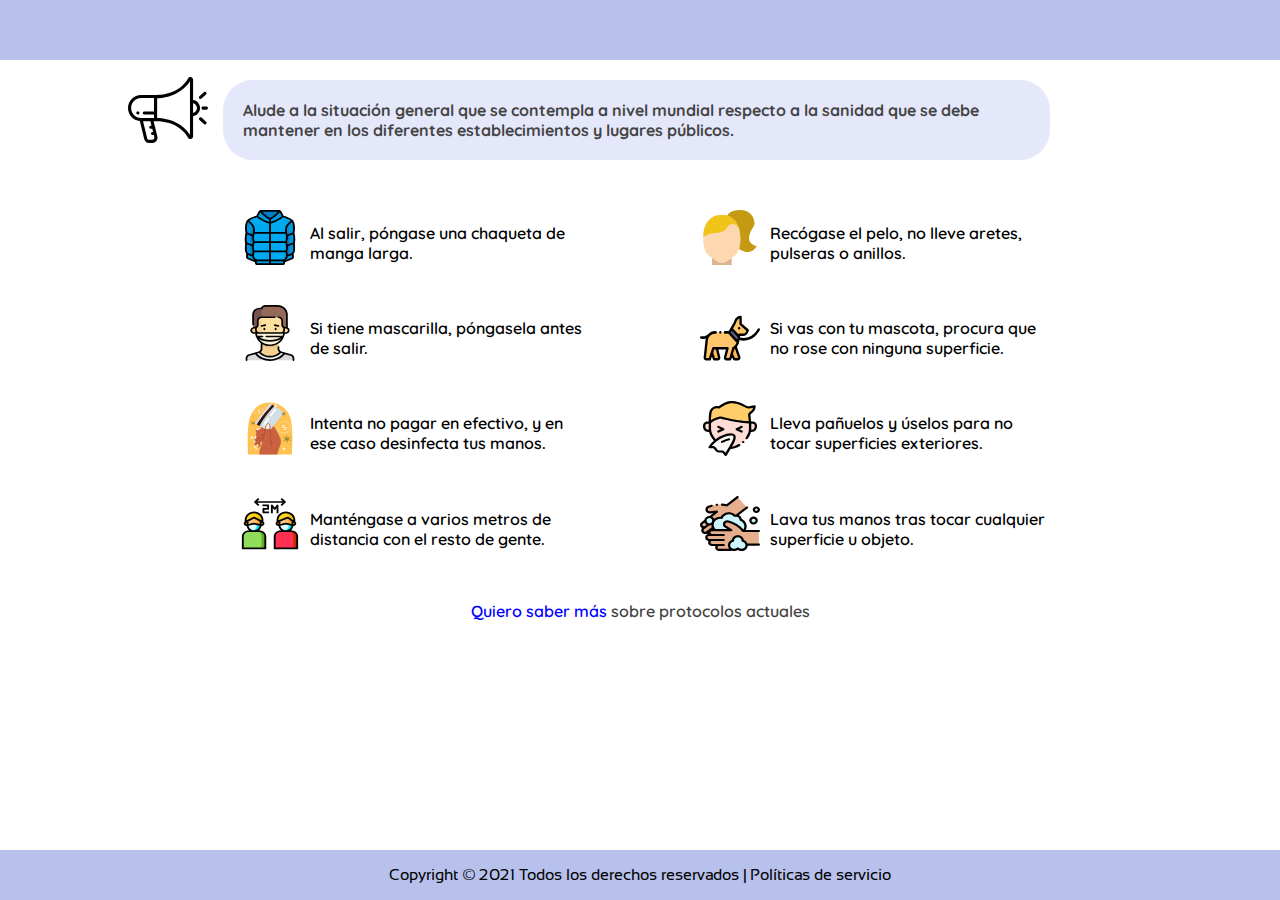
<file: protocolos.html>
<!DOCTYPE html>
<html>
    <head>
        <title>Protocolos - MedHealth</title>
		<meta charset="UTF-8">
        <meta name="description" content="Olimpiadas INET 2021">
        <meta name="author" content="Acosta Soledad, Cabrera José, Mansilla Franco, Nores Mateo">
        <meta name="viewport" content="width=device-width, initial-scale=1.0">

        <link rel="stylesheet" href="style/common.css">
        <link rel="stylesheet" href="style/header-footer.css">
        <link rel="stylesheet" href="style/protocolos.css">
    </head>
    <body>
        <header logged></header>

        <main>
            <div id="info_text">
                <img src="src/icons/protocols_icon.svg" alt="">
                <p>
                    Alude a la situación general que se contempla a nivel mundial respecto a la
                    sanidad que se debe mantener en los diferentes establecimientos y lugares públicos.
                </p>
            </div>
            <div id="protocols">
                <div class="protocol_item">
                    <img src="src/protocols/jacket.svg" alt="">
                    <p>Al salir, póngase una chaqueta de manga larga.</p>
                </div>
                <div class="protocol_item">
                    <img src="src/protocols/hair.svg" alt="">
                    <p>Recógase el pelo, no lleve  aretes, pulseras o anillos.</p>
                </div>
                <div class="protocol_item">
                    <img src="src/protocols/facemask.svg" alt="">
                    <p>Si tiene mascarilla, póngasela antes de salir.</p>
                </div>
                <div class="protocol_item">
                    <img src="src/protocols/dog.svg" alt="">
                    <p>Si vas con tu mascota, procura que no rose con ninguna superficie.</p>
                </div>
                <div class="protocol_item">
                    <img src="src/protocols/creditcard.svg" alt="">
                    <p>Intenta no pagar en efectivo, y en ese caso desinfecta tus manos.</p>
                </div>
                <div class="protocol_item">
                    <img src="src/protocols/sneeze.svg" alt="">
                    <p>Lleva pañuelos y úselos para no tocar superficies exteriores.</p>
                </div>
                <div class="protocol_item">
                    <img src="src/protocols/distance.svg" alt="">
                    <p>Manténgase a varios metros de distancia con el resto de gente.</p>
                </div>
                <div class="protocol_item">
                    <img src="src/protocols/handwashing.svg" alt="">
                    <p>Lava tus manos tras tocar cualquier superficie u objeto.</p>
                </div>
            </div>
            <p id="know_more"><a href="#">Quiero saber más</a> sobre protocolos actuales</p>
        </main>
        
        <footer></footer>

        <script src="scripts/header-footer.js"></script>
    </body>
</html>
</file>
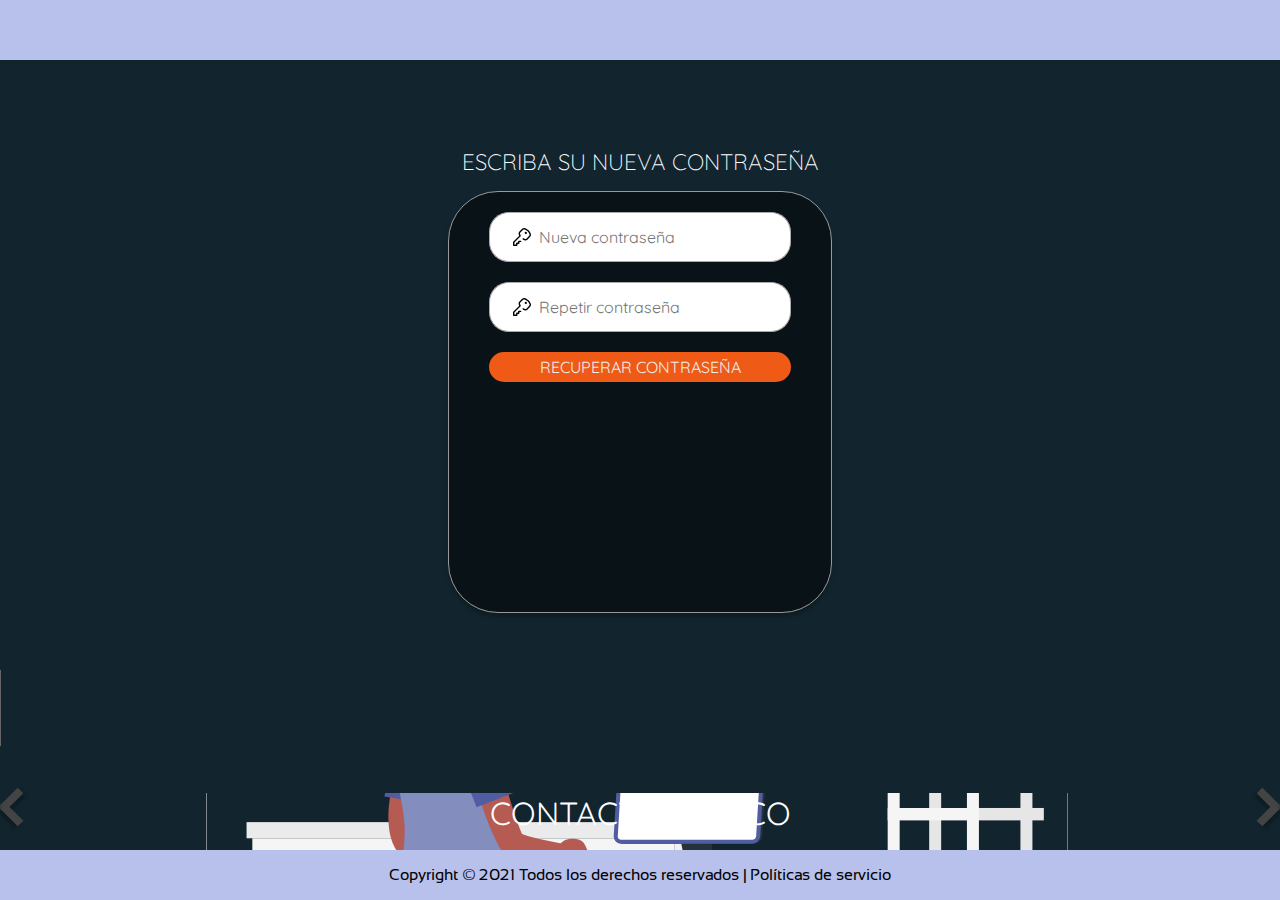
<file: recuperar.html>
<!DOCTYPE html>
<html>
    <head>
        <title>Recuperar Contraseña - MedHealth</title>
		<meta charset="UTF-8">
        <meta name="description" content="Olimpiadas INET 2021">
        <meta name="author" content="Acosta Soledad, Cabrera José, Mansilla Franco, Nores Mateo">
        <meta name="viewport" content="width=device-width, initial-scale=1.0">

        <link rel="stylesheet" href="style/common.css">
        <link rel="stylesheet" href="style/header-footer.css">
        <link rel="stylesheet" href="style/recuperar.css">
    </head>
    <body>
        <script src="scripts/slider.js" async defer></script>
        <script src="scripts/recover.js" async defer></script>

        <header></header>

        <main>
            <section id="recover_section">
                <h1>ESCRIBA SU NUEVA CONTRASEÑA</h1>
                <div class="container1" id="form_container">
                    <form id="recover_form" action="#">
                        <div class="form_field_container">
                            <input id="password" type="password" name="contraseña" placeholder="Nueva contraseña" class="form_field" required>
                            <label for="password"><img src="src/inputicons/password_icon.svg" class="form_field_icon"></label>
                        </div>
                        <div class="form_field_container">
                            <input id="checkpassword" type="password" name="recuperar_contraseña" placeholder="Repetir contraseña" class="form_field" required>
                            <label for="checkpassword"><img src="src/inputicons/password_icon.svg" class="form_field_icon"></label>
                        </div>
                        <div>
                            <button id="recover_btn" type="button" onclick="recoverSubmit()">RECUPERAR CONTRASEÑA</button>
                        </div>
                        <p id="submit_alert">Las contraseñas no coinciden</p>
                    </form>
                </div>
            </section>
            <span id="vertical_line"></span>
            <section id="slider_section">
                <span id="slider_img">CONTACTO MÉDICO</span>
                <span id="left_button" onclick="previousPicture()"></span>
                <span id="right_button" onclick="nextPicture()"></span>
            </section>
            </div>
        </main>

        <footer></footer>

        <script src="scripts/header-footer.js"></script>
    </body>
</html>
</file>
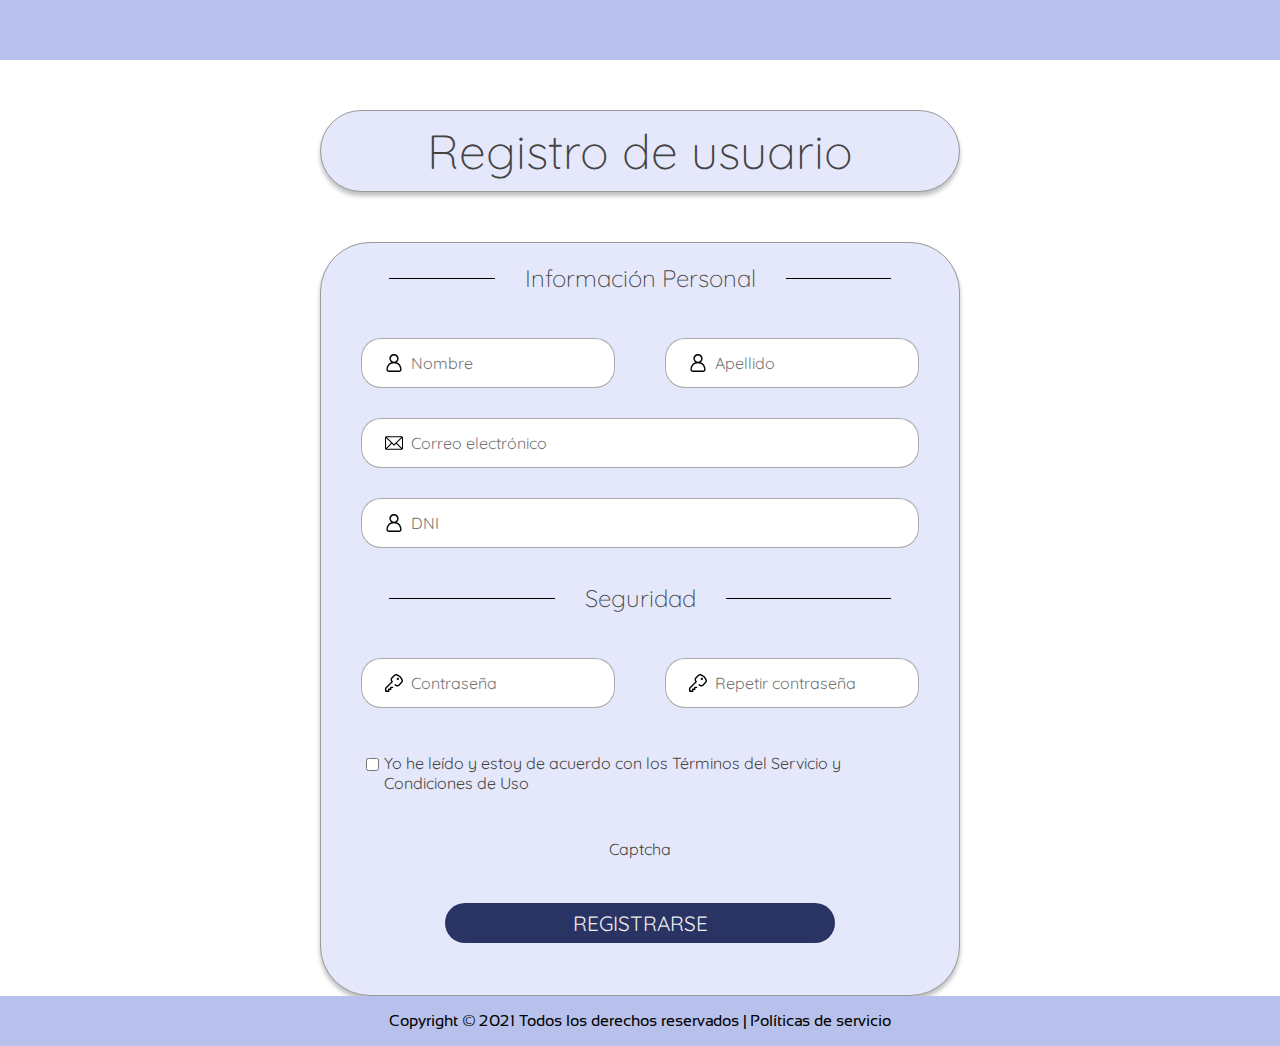
<file: registro.html>
<!DOCTYPE html>
<html>
    <head>
        <title>Registro - MedHealth</title>
		<meta charset="UTF-8">
        <meta name="description" content="Olimpiadas INET 2021">
        <meta name="author" content="Acosta Soledad, Cabrera José, Mansilla Franco, Nores Mateo">
        <meta name="viewport" content="width=device-width, initial-scale=1.0">

        <link rel="stylesheet" href="style/common.css">
        <link rel="stylesheet" href="style/header-footer.css">
        <link rel="stylesheet" href="style/registro.css">
    </head>
    <body>
        <script src="scripts/registro.js" async defer></script>

        <header></header>

        <main>
            <h1 class="container1">Registro de usuario</h1>
            <div id="form_container" class="container1">
                <form id="register_form">
                    <div style="grid-column: 1/3">
                        <h2 class="form_section_title">&nbsp;&nbsp;&nbsp;&nbsp;&nbsp;Información Personal&nbsp;&nbsp;&nbsp;&nbsp;&nbsp;</h2>
                        <span class="form_section_title_bar">&nbsp;</span>
                    </div>
                    <div class="form_field_container">
                        <input id="name" type="text" name="nombre" placeholder="Nombre" class="form_field" required>
                        <label for="name"><img src="src/inputicons/user_icon.svg" class="form_field_icon"></label>
                    </div>
                    <div class="form_field_container">
                        <input id="surname" type="text" name="apellido" placeholder="Apellido" class="form_field" required>
                        <label for="surname"><img src="src/inputicons/user_icon.svg" class="form_field_icon"></label>
                    </div>
                    <div class="form_field_container" style="grid-column: 1/3">
                        <input id="email" type="email" name="email" placeholder="Correo electrónico" class="form_field" required>
                        <label for="email"><img src="src/inputicons/email_icon.svg" class="form_field_icon"></label>
                    </div>
                    <div class="form_field_container" style="grid-column: 1/3">
                        <input id="dni" type="number" name="dni" placeholder="DNI" class="form_field" required>
                        <label for="dni"><img src="src/inputicons/user_icon.svg" class="form_field_icon"></label>
                    </div>

                    <div style="grid-column: 1/3">
                        <h2 class="form_section_title">&nbsp;&nbsp;&nbsp;&nbsp;&nbsp;Seguridad&nbsp;&nbsp;&nbsp;&nbsp;&nbsp;</h2>
                        <span class="form_section_title_bar">&nbsp;</span>
                    </div>
                    <div class="form_field_container">
                        <input id="password" type="password" name="contraseña" placeholder="Contraseña" class="form_field" pattern=".{8,}" required>
                        <label for="password"><img src="src/inputicons/password_icon.svg" class="form_field_icon"></label>
                    </div>
                    <div class="form_field_container">
                        <input id="checkpassword" type="password" name="confirmarcontraseña" placeholder="Repetir contraseña" class="form_field" required>
                        <label for="checkpassword"><img src="src/inputicons/password_icon.svg" class="form_field_icon"></label>
                    </div>
                    <div id="toe_field_container" style="grid-column: 1/3">
                        <input id="toe" type="checkbox" name="toe" required>
                        <label for="toe">Yo he leído y estoy de acuerdo con los Términos del Servicio y Condiciones de Uso</label>
                    </div>
                    <div style="grid-column: 1/3">
                        <p style="text-align: center;">Captcha</p>
                    </div>
                    <div style="grid-column: 1/3">
                        <button id="register_btn" type="button" onclick="submitForm()">REGISTRARSE</button>
                    </div>
                    <p>&nbsp;</p>
                    <p id="submit_alert" style="grid-column: 1/3">Las contraseñas no coinciden</p>
                </form>
            </div>
        </main>

        <footer></footer>

        <script src="scripts/header-footer.js"></script>
    </body>
</html>
</file>
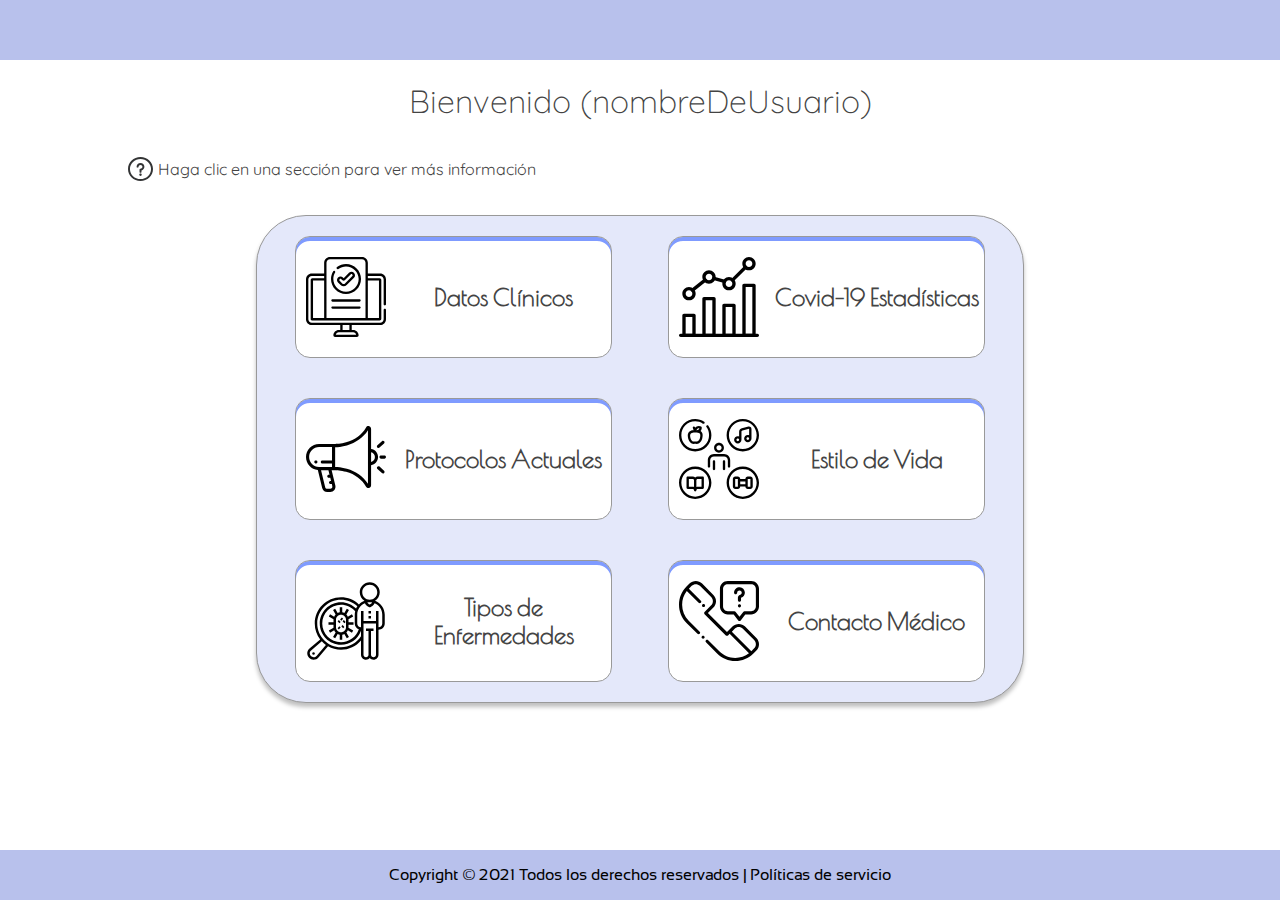
<file: user_index.html>
<!DOCTYPE html>
<html>
	<head>
		<title>Inicio - MedHealth</title>
		<meta charset="UTF-8">
        <meta name="description" content="Olimpiadas INET 2021">
        <meta name="author" content="Acosta Soledad, Cabrera José, Mansilla Franco, Nores Mateo">
        <meta name="viewport" content="width=device-width, initial-scale=1.0">

        <link rel="stylesheet" href="style/common.css">
        <link rel="stylesheet" href="style/header-footer.css">
        <link rel="stylesheet" href="style/user_index.css">
	</head>
	<body>

        <header logged></header>

        <main>
            <h1>Bienvenido (nombreDeUsuario)</h1>
            <div id="info_text">
                <img src="src/icons/info_icon.svg" alt="">
                <p>Haga clic en una sección para ver más información</p>
            </div>
            <div class="container1" id="sections_container">
                <a class="item_container" href="datos_clinicos.html">
                    <img src="src/icons/clinicaldata_icon.svg" alt="">
                    <p>Datos Clínicos</p>
                </a>
                <a class="item_container" href="estadisticas.html">
                    <img src="src/icons/covidstatistics_icon.svg" alt="">
                    <p>Covid-19 Estadísticas</p>
                </a>
                <a class="item_container" href="protocolos.html">
                    <img src="src/icons/protocols_icon.svg" alt="">
                    <p>Protocolos Actuales</p>
                </a>
                <a class="item_container" href="estilo_vida.html">
                    <img src="src/icons/lifestyle_icon.svg" alt="">
                    <p>Estilo de Vida</p>
                </a>
                <a class="item_container" href="#">
                    <img src="src/icons/diseases_icon.svg" alt="">
                    <p>Tipos de Enfermedades</p>
                </a>
                <a class="item_container" href="contacto_medico.html">
                    <img src="src/icons/contact_icon.svg" alt="">
                    <p>Contacto Médico</p>
                </a>
            </div>
        </main>

        <footer></footer>

        <script src="scripts/header-footer.js"></script>
    </body>
</html>
</file>
<file: style/common.css>
@import url('https://fonts.googleapis.com/css2?family=Quicksand&display=swap');
@import url('https://fonts.googleapis.com/css2?family=Poiret+One&display=swap');
@font-face {
    font-family: "Sansation";
    src: url("../fonts/Sansation-Regular.ttf");
}

:root{ 
    --header_color:#B8C1EC;
    --blue:#2A3464;
    --blue_hover:#404c86;
    --light_blue:#E4E8FA;
    --cyan:#245A5E;
    --cyan_hover:#397e83;
}

body{
    font-family: 'Quicksand', sans-serif;
    font-size: 16px;
    margin: 0;
    background-color: #FFFFFF;
    width: 100%;
    padding: 0;
    color: #444444;
    overflow-x: hidden;
    min-height: 100vh;
    display: grid;
    grid-template-rows: 1fr auto;
}

a{text-decoration: none; color: #444444}

header{font-family: 'Sansation', sans-serif;}
footer{font-family: 'Sansation', sans-serif;}

h1{font-family: 'Poiret One', cursive; font-size: 300%; font-weight: lighter;}
h2{font-size: 200%; font-weight: lighter;}

main{
    margin-top: 60px;
}

.container1{
    display: block;
    border: 1px solid #999999;
    border-radius: 50px;
    box-sizing: border-box;
    box-shadow: 0px 4px 4px rgba(0, 0, 0, 0.25);
}

@media (max-width: 1000px){
    *{font-size: 1.6vw;}
}
</file>
<file: style/header-footer.css>
header{
    position: fixed;
    width: 100%;
    height: 60px;
    min-height: 50px;
    background-color: var(--header_color);
    display: flex;
    font-size: 110%;
    z-index: 999;
}

header a{
    color: #FFF;
}

header #header_organization_name{
    margin: 0 0 0 60px;
    align-self: center;
    font-family: 'Sansation', sans-serif;
    font-size: 100%;
    letter-spacing: 2px;
}

header #header_organization_name img{
    width: 20px;
    height: 15px;
}

header navbar{
    display: flex;
    font-size: 90%;
    margin: 0 0 0 auto;
    align-self: center;
}

header navbar a{
    margin: 0 50px 0 50px;
    text-align: center;
}

header navbar a:hover, footer a:hover{
    color: #AAA;
    transition-duration: 0.2s;
}

header navbar #header_login_btn{
    color: #EEEEEE;
    background-color: #EF5B17;
    padding: 5px 20px 5px 20px;
    border-radius: 20px;
}

header navbar #header_login_btn:hover{
    background-color: #f5966a;
    transition-duration: 0.2s
}

footer{
    position: relative;
    width: 100%;
    margin: 0 0 0 0;
    background-color: var(--header_color);
    height: 10px;
    min-height: 50px;
    color: #000000;
    z-index: 998;
    text-align: center;
}

footer a{
    color: #000000
}

@media (max-width: 768px) {
    header #header_organization_name{
        margin: 0 0 0 20px;
    }

    header navbar a{
        margin: 0 10px 0 10px;
        font-size: 75%;
    }
}
</file>
<file: style/index.css>
main{
    display: grid;
    grid-template-columns: 1fr;
    grid-template-rows: 1fr;
    background-color: #12252F;
}

main #index_text{
    margin: auto;
    display: block;
}

main #index_text h1{
    text-align: center;
    font-size: 400%;
    margin: 20px 0 0 0;
    padding: 0;
    color: white;
}

main #image_container{
    position: relative;
    margin: 20px auto 40px auto;
    width: 50%;
}

main #index_illustration{
    max-width: 1000px;
    width: 100%;
    height: auto;
    border-radius: 25px;
}

#image_text{
    position: absolute;
    background-color: #CE3E3E;
    font-family: sans-serif;
    bottom: 30%;
    right: -10%;
    text-align: center;
    padding: 42px 15px;
    border-radius: 500px;
    color: white;
    font-weight: bolder;
    letter-spacing: 1px;
    font-family: 'Sansation', sans-serif;
}

@media (max-width: 768px) {
    main #index_text h1{
        font-size: 800%;
    }
    
    main #image_container{
        width: 75%;
    }
    
    #image_text{
        font-size: 200%;
        bottom: 15%;
    }
}

@media (min-width: 1920px) {
    main{
        grid-template-rows: 1fr 2fr;
    }

    main #image_container{
        width: 25%;
    }

    #image_text{
        bottom: 60%;
        font-size: 75%;
    }
}

@media (min-width: 2560px) {
    main #image_container{
        width: 15%;
    }

    #image_text{
        bottom: 70%;
        font-size: 100%;
    }
}

@media (min-width: 3000px) {
    #image_text{
        bottom: 80%;
    }
}
</file>
<file: style/contacto_medico.css>
main{
    width: 80%;
    margin: 60px auto 0 auto;
}

#info_text{
    display: flex;
    width: 100%;
    margin: 20px auto 20px auto;
    align-items: center;
}

#info_text img{
    width: 80px;
    height: auto;
}

#info_text h2{
    font-family: 'Sansation', sans-serif;
    display: block;
    width: 100%;
    margin: 0 10% 0 0;
    text-align: center;
    align-self: center;
}

#about_text{
    width: 60%;
    margin: 0 auto 0 auto;
}

#about_text li{
    font-size: 120%;
    margin-bottom: 10px;
}

#socials{
    width: 60%;
    margin: 50px auto 0 auto;
}

#socials p{
    background-color: var(--light_blue);
    text-align: center;
    font-size: 150%;
    border-radius: 25px;
    box-shadow: inset 0px 2px 2px rgba(0, 0, 0, 0.25);
}

#socials_links{
    display: grid;
    grid-template-columns: 1fr 1fr 1fr;
    width: 50%;
    margin: auto;
}

#socials_links a{
    margin: 0 auto 0 auto;
}

#socials_links a img{
    width: 50px;
    height: auto;
    margin: 0;
}
</file>
<file: style/datos_clinicos.css>
main{
    width: 80%;
    margin: 80px auto 0 auto;
}

#info_text{
    display: flex;
    width: 100%;
    margin: 0 auto 20px auto;
    align-items: center;
    justify-content: space-between;
}

#title_img{
    display: flex;
    width: fit-content;
    text-align: center;
}

#title_img img{
    width: 80px;
    height: auto;
    align-self: center;
}

#title_img h2{
    font-family: 'Poiret One', cursive;
    font-weight: bold;
    margin: 0 0 0 0px;
    align-self: center;
    width: 150px;
}

#info_img{
    display: flex;
}

#info_img img{
    width: 25px;
    height: auto;
    margin-right: 5px;
}

#sections_container{
    display: grid;
    width: fit-content;
    grid-template-columns: 1fr 1fr;
    grid-template-rows: 1fr 1fr;
    gap: 40px 20px;
    padding: 20px;
    margin: 0 auto 0 auto;
}

.item_container{
    border-radius: 15px;
    box-sizing: border-box;
    padding: 10px 30px 10px 30px;
    width: 60%;
    height: 100%;
    margin: auto;
    background-color: var(--header_color);
    align-self: center;
    cursor: pointer;
    box-shadow: 0px 4px 5px rgba(0,0,0,0.3);
}

.item_container:hover{
    background-color: #a5b1f1;
    transition-duration: 0.2s;
}

.item_container img{
    display: block;
    margin: auto;
    width: 80px;
    height: auto;
    padding: 10px 0 0;
}

.item_container p{
    font-weight: bold;
    text-align: center;
    padding: 0;
    margin: 0 0 10px 0;
}
</file>
<file: style/datos_clinicos_datos.css>
form{
    display: grid;
    grid-template: repeat(10, 1fr) repeat(4, 2fr) / 1fr 1fr;
    width: 60%;
    background-color: var(--light_blue);
    margin: 120px auto 0 auto;
    border-radius: 25px;
    box-sizing: border-box;
}

#list_header{
    display: block;
    box-sizing: border-box;
    border-radius: 25px 25px 0 0;
    grid-column: 1/3;
    width: 100%;
    height: 100%;
    background-color: #A2A2D9;
    color: #111;
    margin: 0 auto 0 auto;
    padding: 5px 0 5px 0;
    text-align: center;
    align-self: center;
}

.data_field{
    display: grid;
    grid-template: 1fr / 1fr 2fr;
    padding: 0 8% 0 8%;
    margin: 0;
    column-gap: 10px;
}

.data_field_title{
    display: block;
    font-weight: bold;
    margin: 0 auto 0 0;
    align-self: center;
}

.data_field_info{
    display: block;
    width: 100%;
    height: fit-content;
    min-height: 24px;
    background-color: var(--header_color);
    border-radius: 15px;
    max-width: 300px;
    text-align: center;
    box-sizing: border-box;
    padding: 0 10px 0 10px;
    overflow-wrap:break-word;
    align-self: center;
}

#submit_edit_btn{
    color: #eeeeee;
    font-weight: bold;

    background-color: #6c8ece;
    padding: 5px 20px 5px 20px;
    border-radius: 20px;
}

#submit_edit_btn:hover{
    background-color: #3263bf;
}

#submit_save_btn{
    color: #eeeeee;
    font-weight: bold;

    background-color: #003dae;
    padding: 5px 20px 5px 20px;
    border-radius: 20px;
}


.horizontal_line{
    display: block;
    grid-column: 1/3;
    width: 100%;
    height: 1px;
    margin: auto;
    background-color: #222;
}

.big_data_field{
    grid-column: 1/3;
    display: grid;
    grid-template: 1fr / 1fr 3fr;
    padding: 0 4% 0 4%;
    margin: 0;
    column-gap: 10px;
}

.big_data_field_info{
    display: block;
    width: 100%;
    height: fit-content;
    min-height: 72px;
    background-color: var(--header_color);
    border-radius: 15px;
    box-sizing: border-box;
    padding: 0 10px 0 10px;
    overflow-wrap:break-word;
    align-self: center;
}
</file>
<file: style/datos_clinicos_informacion.css>
main{
    width: 80%;
    margin: 60px auto 0 auto;
}

#info_text{
    display: flex;
    width: 100%;
    margin: 0 auto 20px 0;
    align-items: center;
}

#info_text img{
    width: 80px;
    height: auto;
}

#info_text p{
    width: 100%;
    background-color: var(--light_blue);
    padding: 20px;
    margin: 20px 10% 0 15px;
    border-radius: 30px;
    font-weight: bold;
}

#about_text{
    display: grid;
    grid-template-columns: 1fr 1fr;
    width: 80%;
    margin: 0 auto 0 auto;
    font-size: 120%;
}

#about_text p{
    margin-top: 100px;
}

#about_text img{
    align-self: center;
    width: 100%;
    height: auto;
}
</file>
<file: style/estadisticas.css>
main{
    width: 80%;
    margin: 60px auto 0 auto;
}

#info_text{
    display: flex;
    width: 100%;
    margin: 0 auto 20px 0;
    align-items: center;
}

#info_text img{
    width: 80px;
    height: auto;
}

#info_text p{
    width: 100%;
    background-color: var(--light_blue);
    padding: 20px;
    margin: 20px 10% 0 15px;
    border-radius: 30px;
    font-weight: bold;
}

#about_text{
    display: grid;
    grid-template-columns: 1fr 1fr;
    width: 80%;
    margin: 0 auto 0 auto;
}

#about_text h2{
    text-align: center;
}

#about_text img{
    align-self: center;
}
</file>
<file: style/estilo_vida.css>
main{
    width: 80%;
    margin: 60px auto 0 auto;
}

#info_text{
    display: flex;
    width: 100%;
    margin: 0 auto 20px 0;
    align-items: center;
}

#info_text img{
    width: 80px;
    height: auto;
}

#info_text p{
    width: 100%;
    background-color: var(--light_blue);
    padding: 20px;
    margin: 20px 10% 0 15px;
    border-radius: 30px;
    font-weight: bold;
}

#lifestyles_title{
    display: block;
    width: fit-content;
    margin: auto;
    padding: 0 40px 0 40px;
    background-color: var(--header_color);
    text-align: center;
    font-size: 150%;
    border-radius: 25px;
    box-shadow: inset 0px 2px 2px rgba(0, 0, 0, 0.25);
}

#lifestyles{
    display: grid;
    grid-template-columns: 1fr 0.7fr 1fr;
    grid-template-rows: repeat(8, 1fr);
    width: 80%;
    margin: auto;
    column-gap: 50px;
}

#lifestyles img{
    width: 100%;
    height: auto;
    align-self: center;
}

#lifestyles p{
    grid-column: 2/3;
    align-self: center;
    font-size: 120%;
    font-weight: bold;
    text-align: center;
}
</file>
<file: style/login.css>
main{
    display: grid;
    width: 100%;
    grid-template-columns: 1fr;
    background-color: #12252F;
    color: white;
}

#login_section{
    align-self: center;
}

#login_section h1{
    margin-top: 40px;
    font-size: 140%;
    text-align: center;
    font-family: 'Quicksand', sans-serif;
}

#form_container{
    position: relative;
    width: 30%;
    font-family: 'Quicksand', sans-serif;
    background-color: rgba(0, 0, 0, 0.5);
    margin: auto;
    max-width: 1200px;
}

#login_form{
    display: grid;
    grid-template-columns: 1fr;
    grid-template-rows: repeat(4, 1fr);
    padding: 0 40px 0 40px;
}

.form_field_container{
    display: flex;
    justify-content: center;
    flex-direction: row-reverse;
    margin: 20px auto auto auto;
    width: 100%;
}

.form_field{
    display: block;
    height: 50px;
    width: 100%;
    margin: 0;
    font-size: 100%;
    padding: 10px 0 10px 0;
    border: 1px solid #AAAAAA;
    border-left: 0px solid #AAAAAA;
    border-radius: 0 20px 20px 0;
    box-sizing: border-box;
    font-family: 'Quicksand', sans-serif;
}

.form_field:focus{
    border-radius: 0px;
}

.form_field_icon{
    display: block;
    height: 50px;
    width: 50px;
    margin: 0;
    padding: 15px 0 15px 15px;
    border: 1px solid #AAAAAA;
    border-right: 0px solid #AAAAAA;
    border-radius: 20px 0 0 20px;
    box-sizing: border-box;
    background-color: white;
}

#login_btn{
    display: block;
    width: 70%;
    font-size: 100%;
    height: fit-content;
    color: #EEEEEE;
    background-color: #EF5B17;
    border: 0px;
    margin: 20px auto 0 auto;
    padding: 5px 20px 5px 20px;
    border-radius: 20px;
    text-decoration: none;
    cursor: pointer;
    font-family: 'Quicksand', sans-serif;
}

#login_btn:hover{
    background-color: #f77e46;
    transition-duration: 0.2s
}

#recover_btn{
    display: block;
    width: 80%;
    font-size: 100%;
    text-align: center;
    color: #EEEEEE;
    background-color: #ef9117;
    margin: 0 auto 0 auto;
    padding: 5px 20px 5px 20px;
    border-radius: 20px;
    text-decoration: none;
    font-family: 'Quicksand', sans-serif;
}

#recover_btn:hover{
    background-color: #f2a036;
    transition-duration: 0.2s
}

#register_btn{
    display: block;
    width: 30%;
    max-width: 1000px;
    font-size: 100%;
    text-align: center;
    color: #EEEEEE;
    background-color: #ef9117;
    margin: 0 auto 0 auto;
    padding: 5px 20px 5px 20px;
    border-radius: 20px;
    text-decoration: none;
    font-family: 'Quicksand', sans-serif;
}

#register_btn:hover{
    background-color: #f2a036;
    transition-duration: 0.2s
}

#vertical_line{
    align-self: center;
    height: 80%;
    width: 1px;
    background-color: #666666;
}

#slider_section{
    width: 100%;
    height: 100%;
    align-self: center;
    position: relative;
    opacity: 1;
    margin: auto 0 auto 0;
}

#slider_img{
    width: 100%;
    height: 100%;
    align-self: center;
    position: absolute;
    background: url("../src/illustrations/contacto_slider.svg") no-repeat center center;
    background-size: 80% auto;
    opacity: 1;
    text-align: center;
    font-size: 2em;
    margin-top: 3vw;
}

#left_button{
    position: absolute;
    top: 50%;
    bottom: 50%;
    left: 0;
    width: 0.5em;
    height: 0.5em;
    border-radius: 50%;
    background-color: #444;
    cursor: pointer;
}

#left_button::before{
    content: "";
    position: absolute;
    bottom: 100%;
    left: 0;
    width: 1.5em;
    height: 0.5em;
    background-color: #444;
    transform: rotateZ(-45deg);
    box-shadow: 0px 4px 4px rgba(0, 0, 0, 0.25);
}

#left_button::after{
    content: "";
    position: absolute;
    top: 100%;
    left: 0;
    width: 1.5em;
    height: 0.5em;
    background-color: #444;
    transform: rotateZ(45deg);
    box-shadow: 0px 4px 4px rgba(0, 0, 0, 0.25);
}

#left_button:hover, #left_button:hover::before, #left_button:hover::after{
    background-color: #888;
}

#right_button{
    position: absolute;
    top: 50%;
    bottom: 50%;
    right: 0;
    width: 0.5em;
    height: 0.5em;
    border-radius: 50%;
    background-color: #444;
    cursor: pointer;
}

#right_button::before{
    content: "";
    position: absolute;
    bottom: 100%;
    left: -200%;
    width: 1.5em;
    height: 0.5em;
    background-color: #444;
    transform: rotateZ(45deg);
    box-shadow: 0px 4px 4px rgba(0, 0, 0, 0.25);
}

#right_button::after{
    content: "";
    position: absolute;
    top: 100%;
    left: -200%;
    width: 1.5em;
    height: 0.5em;
    background-color: #444;
    transform: rotateZ(-45deg);
    box-shadow: 0px 4px 4px rgba(0, 0, 0, 0.25);
}

#right_button:hover, #right_button:hover::before, #right_button:hover::after{
    background-color: #888;
}

@media (max-width: 768px) {
    #login_section h1{
        font-size: 300%;
    }
    
    #form_container{
        width: 85%;
    }

    .form_field_container input::placeholder {
        font-size: 200%;
    }
    
    #login_btn, #recover_btn, #register_btn{
        font-size: 150%;
    }
}
</file>
<file: style/politics.css>
main{
    width: 80%;
    margin: 80px auto 0 auto;
}

h1{
    font-family: 'Quicksand', sans-serif;
    text-align: center;
    text-decoration: underline;
    font-weight: bold;
}

h2{
    font-weight: bold;
}
</file>
<file: style/protocolos.css>
main{
    width: 80%;
    margin: 60px auto 0 auto;
}

#info_text{
    display: flex;
    width: 100%;
    margin: 0 auto 20px 0;
    align-items: center;
}

#info_text img{
    width: 80px;
    height: auto;
}

#info_text p{
    width: 100%;
    background-color: var(--light_blue);
    padding: 20px;
    margin: 20px 10% 0 15px;
    border-radius: 30px;
    font-weight: bold;
}

#protocols{
    display: grid;
    grid-template-columns: 1fr 1fr;
    grid-template-rows: 1fr 1fr 1fr 1fr;
    width: 80%;
    margin: auto;
    column-gap: 100px;
}

.protocol_item{
    display: grid;
    grid-template-columns: 80px 1fr;
    justify-items: center;
    margin: 30px 0 0 0;
}

.protocol_item img{
    width: 60px;
    height: auto;
    margin: 0;
}

.protocol_item p{
    margin: 0;
    font-size: 100%;
    color: #000000;
    font-weight: 600;
    align-self: center;
    text-align: left;
    justify-self: start;
}

#know_more{
    text-align: center;
    margin-top: 40px;
    font-weight: 600;
}

#know_more a{
    color: blue;
}

#know_more a:hover{
    color: rgba(4, 0, 255, 0.7);
}
</file>
<file: style/recuperar.css>
main{
    display: grid;
    width: 100%;
    grid-template-columns: 1fr;
    background-color: #12252F;
    color: white;
}

#recover_section{
    align-self: center;
}

#recover_section h1{
    margin-top: 40px;
    font-size: 140%;
    text-align: center;
    font-family: 'Quicksand', sans-serif;
}

#form_container{
    position: relative;
    width: 30%;
    font-family: 'Quicksand', sans-serif;
    background-color: rgba(0, 0, 0, 0.5);
    margin: auto;
    max-width: 1200px;
}

#recover_form{
    display: grid;
    grid-template-columns: 1fr;
    grid-template-rows: repeat(6, 1fr);
    padding: 0 40px 0 40px;
}

.form_field_container{
    display: flex;
    justify-content: center;
    flex-direction: row-reverse;
    margin: 20px auto auto auto;
    width: 100%;
}

.form_field{
    display: block;
    height: 50px;
    width: 100%;
    margin: 0;
    font-size: 100%;
    padding: 10px 0 10px 0;
    border: 1px solid #AAAAAA;
    border-left: 0px solid #AAAAAA;
    border-radius: 0 20px 20px 0;
    box-sizing: border-box;
    font-family: 'Quicksand', sans-serif;
}

.form_field:focus{
    border-radius: 0px;
}

.form_field_icon{
    display: block;
    height: 50px;
    width: 50px;
    margin: 0;
    padding: 15px 0 15px 15px;
    border: 1px solid #AAAAAA;
    border-right: 0px solid #AAAAAA;
    border-radius: 20px 0 0 20px;
    box-sizing: border-box;
    background-color: white;
}

#recover_btn{
    display: block;
    width: 100%;
    font-size: 100%;
    height: fit-content;
    color: #EEEEEE;
    background-color: #EF5B17;
    border: 0px;
    margin: 20px auto 20px auto;
    padding: 5px 20px 5px 20px;
    border-radius: 20px;
    text-decoration: none;
    cursor: pointer;
    font-family: 'Quicksand', sans-serif;
}

#recover_btn:hover{
    background-color: #f77e46;
    transition-duration: 0.2s
}

#vertical_line{
    align-self: center;
    height: 80%;
    width: 1px;
    background-color: #666666;
}

#slider_section{
    width: 100%;
    height: 100%;
    align-self: center;
    position: relative;
    opacity: 1;
    margin: auto 0 auto 0;
}

#slider_img{
    width: 100%;
    height: 100%;
    align-self: center;
    position: absolute;
    background: url("../src/illustrations/contacto_slider.svg") no-repeat center center;
    background-size: 80% auto;
    opacity: 1;
    text-align: center;
    font-size: 2em;
    margin-top: 3vw;
}

#left_button{
    position: absolute;
    top: 50%;
    bottom: 50%;
    left: 0;
    width: 0.5em;
    height: 0.5em;
    border-radius: 50%;
    background-color: #444;
    cursor: pointer;
}

#left_button::before{
    content: "";
    position: absolute;
    bottom: 100%;
    left: 0;
    width: 1.5em;
    height: 0.5em;
    background-color: #444;
    transform: rotateZ(-45deg);
    box-shadow: 0px 4px 4px rgba(0, 0, 0, 0.25);
}

#left_button::after{
    content: "";
    position: absolute;
    top: 100%;
    left: 0;
    width: 1.5em;
    height: 0.5em;
    background-color: #444;
    transform: rotateZ(45deg);
    box-shadow: 0px 4px 4px rgba(0, 0, 0, 0.25);
}

#left_button:hover, #left_button:hover::before, #left_button:hover::after{
    background-color: #888;
}

#right_button{
    position: absolute;
    top: 50%;
    bottom: 50%;
    right: 0;
    width: 0.5em;
    height: 0.5em;
    border-radius: 50%;
    background-color: #444;
    cursor: pointer;
}

#right_button::before{
    content: "";
    position: absolute;
    bottom: 100%;
    left: -200%;
    width: 1.5em;
    height: 0.5em;
    background-color: #444;
    transform: rotateZ(45deg);
    box-shadow: 0px 4px 4px rgba(0, 0, 0, 0.25);
}

#right_button::after{
    content: "";
    position: absolute;
    top: 100%;
    left: -200%;
    width: 1.5em;
    height: 0.5em;
    background-color: #444;
    transform: rotateZ(-45deg);
    box-shadow: 0px 4px 4px rgba(0, 0, 0, 0.25);
}

#right_button:hover, #right_button:hover::before, #right_button:hover::after{
    background-color: #888;
}

#submit_alert{
    position: absolute;
    text-align: center;
    color: red;
    bottom: 0px;
    left: 0px;
    right: 0px;
    display: none;
}
</file>
<file: style/registro.css>
h1{
    text-align: center;
    font-family: 'Quicksand', sans-serif;
    background-color: var(--light_blue);
    font-size: 300%;
    padding: 10px;
    width: 50%;
    margin: 50px auto 50px auto;
    max-width: 1200px;
}

#form_container{
    position: relative;
    width: 50%;
    font-family: 'Quicksand', sans-serif;
    background-color: var(--light_blue);
    margin: auto;
    max-width: 1200px;
}

#register_form{
    display: grid;
    grid-template-columns: 1fr 1fr;
    grid-template-rows: repeat(8, 0.8fr);
    column-gap: 50px;
    padding: 0 40px 0 40px;
}

.form_section_title{
    font-size: 150%;
    position: relative;
    width: fit-content;
    margin: 20px auto 20px auto;
    text-align: center;
    z-index: 2;
    background-color: var(--light_blue); 
}

.form_section_title_bar{
    position: relative;
    display: block;
    text-align: center;
    margin: 0 auto 0 auto;
    width: 90%;
    height: 1px;
    background-color: black;
    bottom: 35px;
    z-index: 1;
}

.form_field_container{
    display: flex;
    justify-content: center;
    flex-direction: row-reverse;
    margin: auto;
    width: 100%;
}

.form_field{
    display: block;
    height: 50px;
    width: 100%;
    margin: 0;
    font-size: 100%;
    padding: 10px 0 10px 0;
    border: 1px solid #AAAAAA;
    border-left: 0px solid #AAAAAA;
    border-radius: 0 20px 20px 0;
    box-sizing: border-box;
    font-family: 'Quicksand', sans-serif;
}

.form_field:focus{
    border-radius: 0px;
}

.form_field_icon{
    display: block;
    height: 50px;
    width: 50px;
    margin: 0;
    padding: 15px 0 15px 15px;
    border: 1px solid #AAAAAA;
    border-right: 0px solid #AAAAAA;
    border-radius: 20px 0 0 20px;
    box-sizing: border-box;
    background-color: white;
}

#toe_field_container{
    display: flex;
    margin: 30px 0 30px 0;
}

#toe{
    margin: 5px;
    height: 1em;
    width: 1em;
    display: inline-block;
}

#toe:checked{
    display: block;
}

#register_btn{
    display: block;
    margin: auto;
    width: 70%;
    font-size: 130%;
    height: 40px;
    color: #EEEEEE;
    background-color: var(--blue);
    border: 0px;
    padding: 5px 20px 5px 20px;
    border-radius: 20px;
    text-decoration: none;
    cursor: pointer;
    font-family: 'Quicksand', sans-serif;
}

#register_btn:hover{
    background-color: var(--blue_hover);
    transition-duration: 0.2s
}

#submit_alert{
    position: absolute;
    text-align: center;
    color: red;
    bottom: 15px;
    left: 0px;
    right: 0px;
    display: none;
}
</file>
<file: style/user_index.css>
main{
    width: 80%;
    margin: 60px auto 0 auto;
}

h1{
    font-family: 'Quicksand', sans-serif;
    font-size: 200%;
    text-align: center;
}

#info_text{
    display: flex;
    width: 60%;
    margin: 0 auto 20px 0;
    align-items: center;
}

#info_text img{
    width: 25px;
    height: auto;
    margin-right: 5px;
}

#sections_container{
    display: grid;
    width: 75%;
    background-color: var(--light_blue);
    grid-template-columns: 1fr 1fr;
    grid-template-rows: 1fr 1fr 1fr;
    gap: 40px 20px;
    padding: 20px;
    margin: 0 auto 100px auto;
}

.item_container{
    border: 1px solid #999999;
    border-radius: 15px;
    box-sizing: border-box;
    box-shadow: inset 0px 4px 0px rgba(0, 56, 255, 0.5);
    width: 90%;
    margin: 10px auto 10px auto;
    height: 100%;
    background-color: white;
    display: flex;
    align-self: center;
    justify-content: flex-start;
    cursor: pointer;
}

.item_container:hover{
    background-color: rgba(0, 0, 0, 0.1);
    transition-duration: 0.2s;
    box-shadow: inset 0px 8px 0px rgba(0, 56, 255, 0.5);
    
}

.item_container:hover img{
    transform: rotateZ(-5deg);
    transition-duration: 0.2s;
    transition-timing-function: ease-out;
}

.item_container img{
    width: 80px;
    height: auto;
    padding: 10px;
    
}

.item_container p{
    font-family: 'Poiret One', cursive;
    font-weight: bolder;
    font-size: 150%;
    display: block;
    margin: auto;
    text-align: center;
}
</file>
